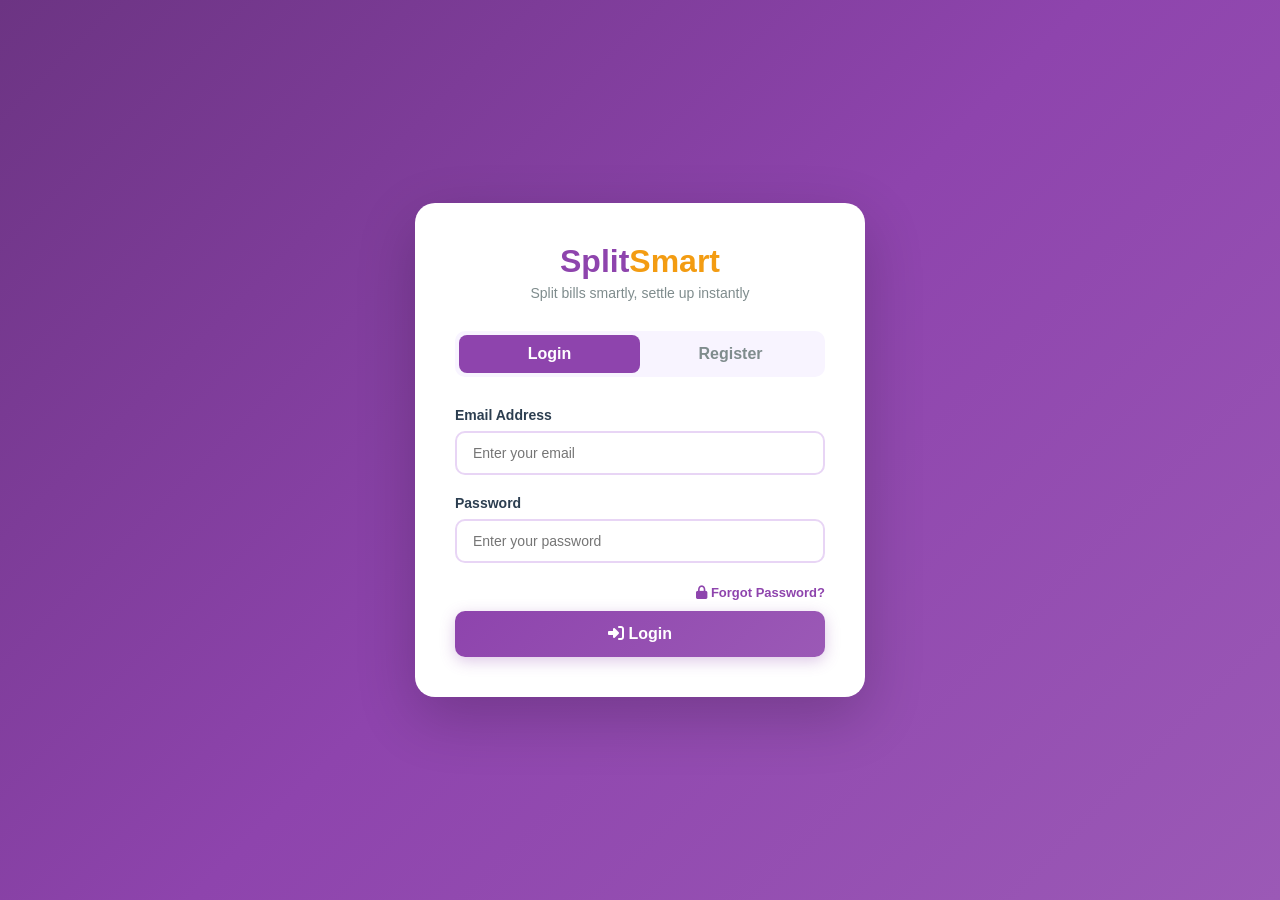
<file: frontend/index.html>
<!DOCTYPE html>
<html lang="en">

<head>
    <meta charset="UTF-8">
    <meta name="viewport" content="width=device-width, initial-scale=1.0">
    <title>SplitSmart — Split bills smartly</title>
    <link rel="stylesheet" href="css/style.css">
    <link rel="stylesheet" href="https://cdnjs.cloudflare.com/ajax/libs/font-awesome/6.4.0/css/all.min.css">
</head>

<body>

    <div class="auth-container">
        <div class="auth-box">

            <!-- Logo -->
            <div class="auth-logo">
                <h1>Split<span>Smart</span></h1>
                <p>Split bills smartly, settle up instantly</p>
            </div>

            <!-- Tabs -->
            <div class="auth-tabs">
                <div class="auth-tab active" id="loginTab" onclick="switchTab('login')">Login</div>
                <div class="auth-tab" id="registerTab" onclick="switchTab('register')">Register</div>
            </div>

            <!-- Login Form -->
            <div id="loginForm">
                <div class="form-group">
                    <label>Email Address</label>
                    <input type="email" id="loginEmail" placeholder="Enter your email">
                </div>
                <div class="form-group">
                    <label>Password</label>
                    <input type="password" id="loginPassword" placeholder="Enter your password">
                </div>
                <div style="text-align:right; margin-bottom:10px;">
                    <a href="forgot-password.html" style="font-size:13px; color:var(--primary); font-weight:600;">
                        <i class="fas fa-lock"></i> Forgot Password?
                    </a>
                </div>
                <p class="error-message" id="loginError"></p>
                <button class="btn-primary" onclick="login()">
                    <i class="fas fa-sign-in-alt"></i> Login
                </button>
            </div>

            <!-- Register Form -->
            <div id="registerForm" style="display:none;">
                <div class="form-row">
                    <div class="form-group">
                        <label>First Name</label>
                        <input type="text" id="firstName" placeholder="First name">
                    </div>
                    <div class="form-group">
                        <label>Last Name</label>
                        <input type="text" id="lastName" placeholder="Last name">
                    </div>
                </div>
                <div class="form-group">
                    <label>Username</label>
                    <input type="text" id="username" placeholder="Choose a username">
                </div>
                <div class="form-group">
                    <label>Email Address</label>
                    <input type="email" id="registerEmail" placeholder="Enter your email">
                </div>
                <div class="form-group">
                    <label>Password</label>
                    <input type="password" id="registerPassword" placeholder="Create a password">
                </div>
                <div class="form-row">
                    <div class="form-group">
                        <label>Phone (Optional)</label>
                        <input type="text" id="phone" placeholder="Phone number">
                    </div>
                    <div class="form-group">
                        <label>UPI ID (Optional)</label>
                        <input type="text" id="upiId" placeholder="yourname@upi">
                    </div>
                </div>
                <p class="error-message" id="registerError"></p>
                <p class="success-message" id="registerSuccess"></p>
                <button class="btn-primary" onclick="register()">
                    <i class="fas fa-user-plus"></i> Create Account
                </button>
            </div>

        </div>
    </div>

    <!-- Toast Notification -->
    <div class="toast" id="toast"></div>

    <script src="js/auth.js"></script>
</body>

</html>
</file>
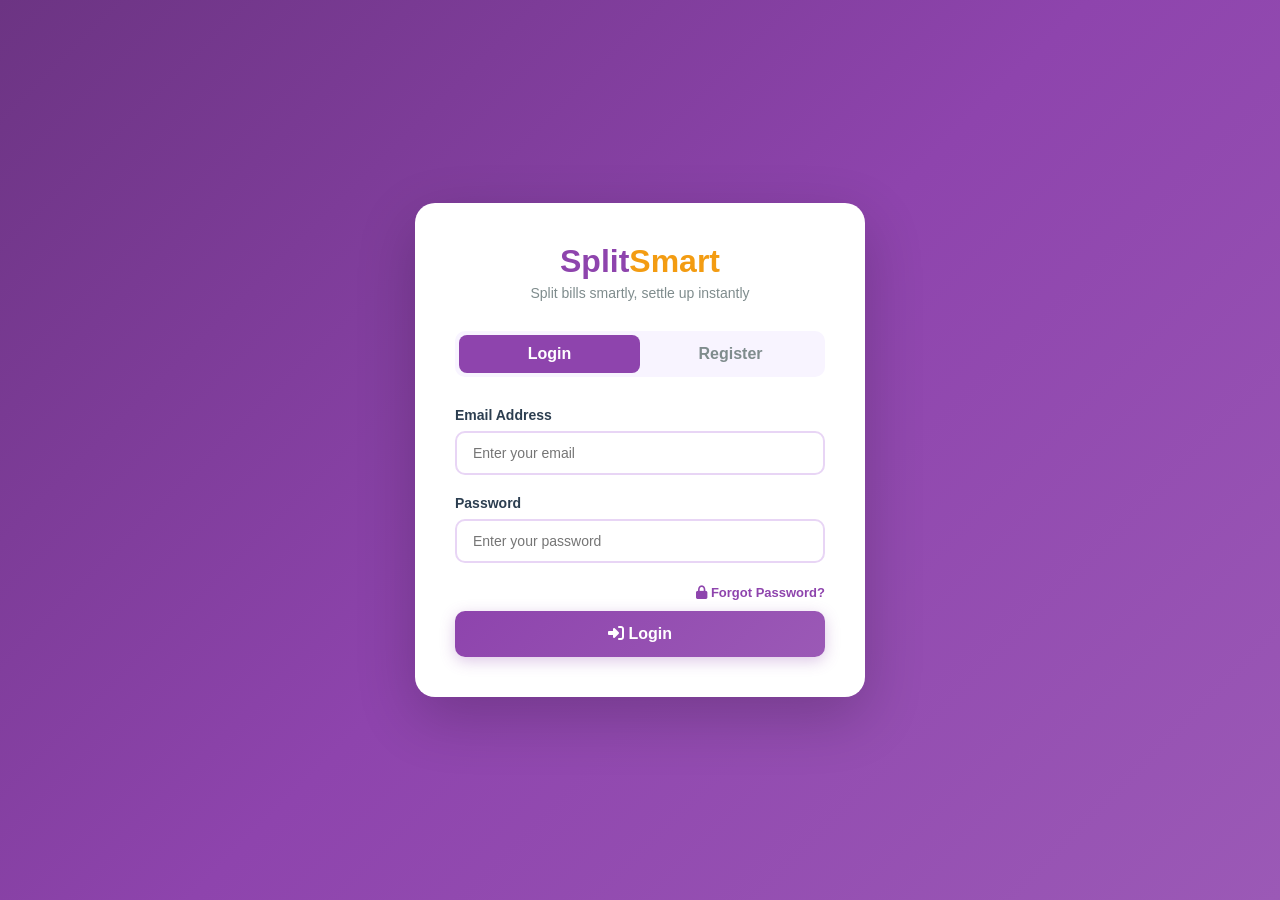
<file: frontend/dashboard.html>
<!DOCTYPE html>
<html lang="en">

<head>
    <meta charset="UTF-8">
    <meta name="viewport" content="width=device-width, initial-scale=1.0">
    <title>SplitSmart — Dashboard</title>
    <link rel="stylesheet" href="css/style.css">
    <link rel="stylesheet" href="css/dashboard.css">
    <link rel="stylesheet" href="css/chatbot.css">
    <script src="js/theme.js"></script>
    <link rel="stylesheet" href="https://cdnjs.cloudflare.com/ajax/libs/font-awesome/6.4.0/css/all.min.css">
</head>

<body>

    <!-- Page Loader -->
    <div class="page-loader" id="pageLoader">
        <i class="fas fa-spinner"></i>
        <h2>Split<span style="color:#F39C12">Smart</span></h2>
        <p>Loading your dashboard...</p>
    </div>

    <div class="app-container">

        <!-- Sidebar -->
        <aside class="sidebar">
            <div class="sidebar-logo">
                <h1>Split<span>Smart</span></h1>
                <p>Split bills smartly</p>
            </div>

            <ul class="sidebar-menu">
                <li><a href="dashboard.html" class="active">
                        <i class="fas fa-home"></i> Dashboard
                    </a></li>
                <li><a href="groups.html">
                        <i class="fas fa-users"></i> Groups
                    </a></li>
                <li><a href="expenses.html">
                        <i class="fas fa-receipt"></i> Expenses
                    </a></li>
                <li><a href="analytics.html">
                        <i class="fas fa-chart-bar"></i> Analytics
                    </a></li>
            </ul>

            <div class="sidebar-bottom">
                <div class="user-profile" onclick="toggleDropdown()">
                    <div class="user-avatar" id="userAvatar">U</div>
                    <div class="user-info">
                        <h4 id="userName">User</h4>
                        <p id="userEmail">email@example.com</p>
                    </div>
                    <i class="fas fa-chevron-up" id="dropdownArrow"
                        style="color:rgba(255,255,255,0.6); font-size:12px;"></i>
                </div>

                <!-- Dropdown Menu -->
                <div id="profileDropdown" style="display:none; background:rgba(255,255,255,0.1);
        border-radius:10px; margin-top:8px; overflow:hidden;">
                    <a href="profile.html" style="display:flex; align-items:center; gap:10px;
            padding:12px 15px; color:rgba(255,255,255,0.8); font-size:13px;
            transition:all 0.3s ease; text-decoration:none;"
                        onmouseover="this.style.background='rgba(255,255,255,0.1)'"
                        onmouseout="this.style.background='transparent'">
                        <i class="fas fa-user"></i> Your Profile
                    </a>
                    <a href="settings.html" style="display:flex; align-items:center; gap:10px;
            padding:12px 15px; color:rgba(255,255,255,0.8); font-size:13px;
            transition:all 0.3s ease; text-decoration:none;"
                        onmouseover="this.style.background='rgba(255,255,255,0.1)'"
                        onmouseout="this.style.background='transparent'">
                        <i class="fas fa-cog"></i> Settings
                    </a>
                    <div style="height:1px; background:rgba(255,255,255,0.1); margin:5px 0;"></div>
                    <a onclick="logout()" style="display:flex; align-items:center; gap:10px;
            padding:12px 15px; color:rgba(255, 100, 100, 0.9); font-size:13px;
            transition:all 0.3s ease; cursor:pointer;" onmouseover="this.style.background='rgba(255,255,255,0.1)'"
                        onmouseout="this.style.background='transparent'">
                        <i class="fas fa-sign-out-alt"></i> Logout
                    </a>
                </div>
            </div>
        </aside>

        <!-- Main Content -->
        <main class="main-content">

            <!-- Welcome Banner -->
            <div class="welcome-banner">
                <div class="welcome-left">
                    <div class="welcome-greeting" id="welcomeGreeting">Good Morning! ☀️</div>
                    <h2 id="welcomeName">Welcome back!</h2>
                    <p id="welcomeMsg">Here's your financial summary for today!</p>
                    <div class="welcome-tags">
                        <div class="welcome-tag">
                            <i class="fas fa-arrow-down"></i>
                            <span>You are owed <strong id="bannerOwed">₹0</strong></span>
                        </div>
                        <div class="welcome-tag">
                            <i class="fas fa-arrow-up"></i>
                            <span>You owe <strong id="bannerOwe">₹0</strong></span>
                        </div>
                    </div>
                </div>
                <div class="welcome-right">
                    <div class="welcome-date" id="welcomeDate"></div>
                    <div class="welcome-illustration">
                        <i class="fas fa-wallet"></i>
                    </div>
                </div>
            </div>

            <!-- Top Bar -->
            <div class="topbar">
                <div>
                    <h2>Dashboard</h2>
                    <p>Overview of your expenses and balances</p>
                </div>
                <div class="topbar-actions">
                    <button class="btn-add" onclick="openAddExpenseModal()">
                        <i class="fas fa-plus"></i> Add Expense
                    </button>
                </div>
            </div>


            <!-- Stats Cards -->
            <div class="stats-grid">
                <div class="stat-card">
                    <div class="stat-icon purple">
                        <i class="fas fa-wallet"></i>
                    </div>
                    <div class="stat-info">
                        <h3 id="totalExpenses">₹0</h3>
                        <p>Total Expenses</p>
                    </div>
                </div>
                <div class="stat-card">
                    <div class="stat-icon green">
                        <i class="fas fa-arrow-down"></i>
                    </div>
                    <div class="stat-info">
                        <h3 id="totalOwedToMe">₹0</h3>
                        <p>You are owed</p>
                    </div>
                </div>
                <div class="stat-card">
                    <div class="stat-icon red">
                        <i class="fas fa-arrow-up"></i>
                    </div>
                    <div class="stat-info">
                        <h3 id="totalIOwe">₹0</h3>
                        <p>You owe</p>
                    </div>
                </div>
                <div class="stat-card">
                    <div class="stat-icon orange">
                        <i class="fas fa-users"></i>
                    </div>
                    <div class="stat-info">
                        <h3 id="totalGroups">0</h3>
                        <p>Total Groups</p>
                    </div>
                </div>
            </div>

            <!-- Dashboard Grid -->
            <div class="dashboard-grid">

                <!-- Balances Card -->
                <div class="card">
                    <div class="card-header">
                        <h3><i class="fas fa-balance-scale"></i> Balances</h3>
                        <a href="expenses.html">View All</a>
                    </div>
                    <div id="balancesList">
                        <div class="empty-state">
                            <i class="fas fa-balance-scale"></i>
                            <p>No balances yet!</p>
                        </div>
                    </div>
                </div>

                <!-- Recent Expenses Card -->
                <div class="card">
                    <div class="card-header">
                        <h3><i class="fas fa-receipt"></i> Recent Expenses</h3>
                        <a href="expenses.html">View All</a>
                    </div>
                    <div id="recentExpenses">
                        <div class="empty-state">
                            <i class="fas fa-receipt"></i>
                            <p>No expenses yet!</p>
                        </div>
                    </div>
                </div>

            </div>

        </main>
    </div>

    <!-- Add Expense Modal -->
    <div class="modal-overlay" id="addExpenseModal">
        <div class="modal">
            <div class="modal-header">
                <h3><i class="fas fa-plus"></i> Add Expense</h3>
                <div class="modal-close" onclick="closeAddExpenseModal()">
                    <i class="fas fa-times"></i>
                </div>
            </div>

            <div class="form-group">
                <label>Title</label>
                <input type="text" id="expenseTitle" placeholder="e.g. Dinner at restaurant">
            </div>
            <div class="form-group">
                <label>Amount (₹)</label>
                <input type="number" id="expenseAmount" placeholder="Enter amount">
            </div>
            <div class="form-row">
                <div class="form-group">
                    <label>Category</label>
                    <select id="expenseCategory">
                        <option value="food">Food & Drinks</option>
                        <option value="transport">Transport</option>
                        <option value="accommodation">Accommodation</option>
                        <option value="entertainment">Entertainment</option>
                        <option value="shopping">Shopping</option>
                        <option value="utilities">Utilities</option>
                        <option value="medical">Medical</option>
                        <option value="other">Other</option>
                    </select>
                </div>
                <div class="form-group">
                    <label>Date</label>
                    <input type="date" id="expenseDate">
                </div>
            </div>
            <div class="form-group">
                <label>Group (Optional)</label>
                <select id="expenseGroup">
                    <option value="">No Group</option>
                </select>
            </div>
            <div class="form-group">
                <label>Split Type</label>
                <select id="splitType">
                    <option value="equal">Split Equally</option>
                    <option value="exact">Exact Amount</option>
                    <option value="percentage">Percentage</option>
                </select>
            </div>
            <p class="error-message" id="expenseError"></p>
            <button class="btn-primary" onclick="addExpense()">
                <i class="fas fa-plus"></i> Add Expense
            </button>
        </div>
    </div>

    <!-- Toast -->
    <div class="toast" id="toast"></div>

    <script src="js/dashboard.js"></script>
    <script src="js/chatbot.js"></script>
</body>

</html>
</file>
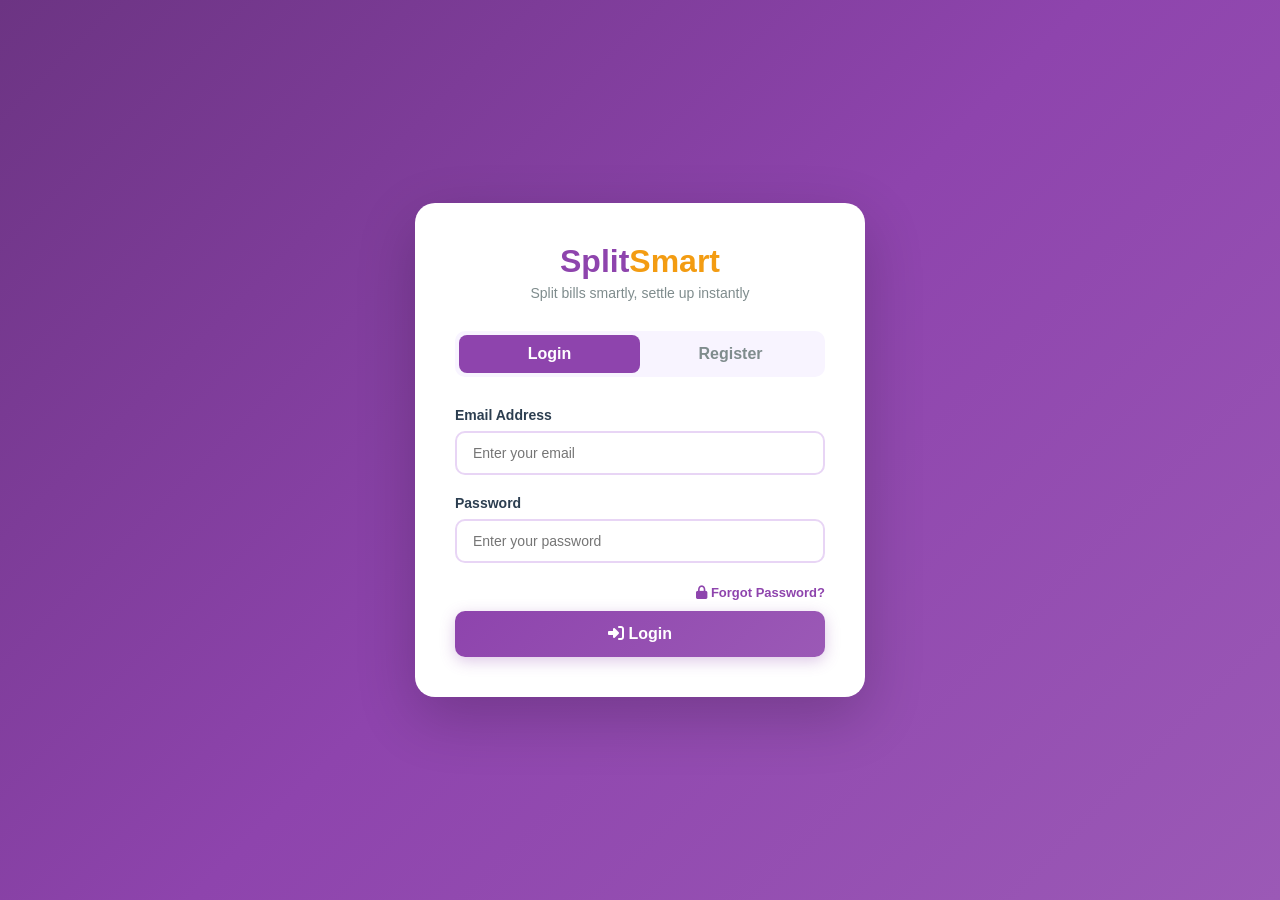
<file: frontend/expenses.html>
<!DOCTYPE html>
<html lang="en">

<head>
    <meta charset="UTF-8">
    <meta name="viewport" content="width=device-width, initial-scale=1.0">
    <title>SplitSmart — Expenses</title>
    <link rel="stylesheet" href="css/style.css">
    <link rel="stylesheet" href="css/dashboard.css">
    <link rel="stylesheet" href="css/chatbot.css">
    <script src="js/theme.js"></script>
    <link rel="stylesheet" href="https://cdnjs.cloudflare.com/ajax/libs/font-awesome/6.4.0/css/all.min.css">
</head>

<body>

    <!-- Page Loader -->
    <div class="page-loader" id="pageLoader">
        <i class="fas fa-spinner"></i>
        <h2>Split<span style="color:#F39C12">Smart</span></h2>
        <p>Loading your expenses...</p>
    </div>

    <div class="app-container">

        <!-- Sidebar -->
        <aside class="sidebar">
            <div class="sidebar-logo">
                <h1>Split<span>Smart</span></h1>
                <p>Split bills smartly</p>
            </div>
            <ul class="sidebar-menu">
                <li><a href="dashboard.html">
                        <i class="fas fa-home"></i> Dashboard
                    </a></li>
                <li><a href="groups.html">
                        <i class="fas fa-users"></i> Groups
                    </a></li>
                <li><a href="expenses.html" class="active">
                        <i class="fas fa-receipt"></i> Expenses
                    </a></li>
                <li><a href="analytics.html">
                        <i class="fas fa-chart-bar"></i> Analytics
                    </a></li>
            </ul>
            <div class="sidebar-bottom">
                <div class="user-profile" onclick="toggleDropdown()">
                    <div class="user-avatar" id="userAvatar">U</div>
                    <div class="user-info">
                        <h4 id="userName">User</h4>
                        <p id="userEmail">email@example.com</p>
                    </div>
                    <i class="fas fa-chevron-up" id="dropdownArrow"
                        style="color:rgba(255,255,255,0.6); font-size:12px;"></i>
                </div>

                <!-- Dropdown Menu -->
                <div id="profileDropdown" style="display:none; background:rgba(255,255,255,0.1);
        border-radius:10px; margin-top:8px; overflow:hidden;">
                    <a href="profile.html" style="display:flex; align-items:center; gap:10px;
            padding:12px 15px; color:rgba(255,255,255,0.8); font-size:13px;
            transition:all 0.3s ease; text-decoration:none;"
                        onmouseover="this.style.background='rgba(255,255,255,0.1)'"
                        onmouseout="this.style.background='transparent'">
                        <i class="fas fa-user"></i> Your Profile
                    </a>
                    <a href="settings.html" style="display:flex; align-items:center; gap:10px;
            padding:12px 15px; color:rgba(255,255,255,0.8); font-size:13px;
            transition:all 0.3s ease; text-decoration:none;"
                        onmouseover="this.style.background='rgba(255,255,255,0.1)'"
                        onmouseout="this.style.background='transparent'">
                        <i class="fas fa-cog"></i> Settings
                    </a>
                    <div style="height:1px; background:rgba(255,255,255,0.1); margin:5px 0;"></div>
                    <a onclick="logout()" style="display:flex; align-items:center; gap:10px;
            padding:12px 15px; color:rgba(255, 100, 100, 0.9); font-size:13px;
            transition:all 0.3s ease; cursor:pointer;" onmouseover="this.style.background='rgba(255,255,255,0.1)'"
                        onmouseout="this.style.background='transparent'">
                        <i class="fas fa-sign-out-alt"></i> Logout
                    </a>
                </div>
            </div>
        </aside>

        <!-- Main Content -->
        <main class="main-content">

            <!-- Top Bar -->
            <div class="topbar">
                <div>
                    <h2>Expenses</h2>
                    <p>Track and manage all your expenses</p>
                </div>
                <div class="topbar-actions">
                    <button class="btn-add" onclick="openAddExpenseModal()">
                        <i class="fas fa-plus"></i> Add Expense
                    </button>
                    <button class="btn-add" onclick="openScannerModal()"
                        style="background: linear-gradient(135deg, #F39C12, #E67E22);">
                        <i class="fas fa-camera"></i> Scan Receipt
                    </button>
                </div>
            </div>

            <!-- Debt Simplification Section -->
            <div class="card" style="margin-bottom:20px;">
                <div class="card-header">
                    <h3><i class="fas fa-magic"></i> Simplified Debts</h3>
                    <button class="btn-secondary" onclick="loadSimplifiedDebts()">
                        <i class="fas fa-sync"></i> Simplify
                    </button>
                </div>
                <div id="simplifiedDebts">
                    <div class="empty-state">
                        <i class="fas fa-magic"></i>
                        <p>Click Simplify to minimize transactions!</p>
                    </div>
                </div>
            </div>

            <!-- Balances Section -->
            <div class="card" style="margin-bottom:20px;">
                <div class="card-header">
                    <h3><i class="fas fa-balance-scale"></i> Balances</h3>
                </div>
                <div id="balancesList">
                    <div class="empty-state">
                        <i class="fas fa-balance-scale"></i>
                        <p>No balances yet!</p>
                    </div>
                </div>
            </div>

            <!-- Expenses List -->
            <div class="card">
                <div class="card-header">
                    <h3><i class="fas fa-receipt"></i> All Expenses</h3>
                </div>
                <div id="expensesList">
                    <div class="empty-state">
                        <i class="fas fa-receipt"></i>
                        <p>No expenses yet!</p>
                    </div>
                </div>
            </div>

        </main>
    </div>

    <!-- Add Expense Modal -->
    <div class="modal-overlay" id="addExpenseModal">
        <div class="modal">
            <div class="modal-header">
                <h3><i class="fas fa-plus"></i> Add Expense</h3>
                <div class="modal-close" onclick="closeAddExpenseModal()">
                    <i class="fas fa-times"></i>
                </div>
            </div>
            <div class="form-group">
                <label>Title</label>
                <input type="text" id="expenseTitle" placeholder="e.g. Dinner at restaurant">
            </div>
            <div class="form-group">
                <label>Amount (₹)</label>
                <input type="number" id="expenseAmount" placeholder="Enter amount">
            </div>
            <div class="form-row">
                <div class="form-group">
                    <label>Category</label>
                    <select id="expenseCategory">
                        <option value="food">Food & Drinks</option>
                        <option value="transport">Transport</option>
                        <option value="accommodation">Accommodation</option>
                        <option value="entertainment">Entertainment</option>
                        <option value="shopping">Shopping</option>
                        <option value="utilities">Utilities</option>
                        <option value="medical">Medical</option>
                        <option value="other">Other</option>
                    </select>
                </div>
                <div class="form-group">
                    <label>Date</label>
                    <input type="date" id="expenseDate">
                </div>
            </div>
            <div class="form-group">
                <label>Group (Optional)</label>
                <select id="expenseGroup" onchange="loadGroupMembers()">
                    <option value="">No Group</option>
                </select>
            </div>

            <div class="form-group" id="membersSection" style="display:none;">
                <label>Split With</label>
                <div id="membersList" style="background:var(--background);
        border-radius:10px; padding:12px;">
                </div>
            </div>
            <div class="form-group">
                <label>Split Type</label>
                <select id="splitType">
                    <option value="equal">Split Equally</option>
                    <option value="exact">Exact Amount</option>
                    <option value="percentage">Percentage</option>
                </select>
            </div>
            <p class="error-message" id="expenseError"></p>
            <button class="btn-primary" onclick="addExpense()">
                <i class="fas fa-plus"></i> Add Expense
            </button>
        </div>
    </div>

    <!-- Settle Up Modal -->
    <div class="modal-overlay" id="settleModal">
        <div class="modal">
            <div class="modal-header">
                <h3><i class="fas fa-handshake"></i> Settle Up</h3>
                <div class="modal-close" onclick="closeSettleModal()">
                    <i class="fas fa-times"></i>
                </div>
            </div>
            <div class="form-group">
                <label>Settling with</label>
                <input type="text" id="settleUserName" readonly>
            </div>
            <div class="form-group">
                <label>Amount (₹)</label>
                <input type="number" id="settleAmount" placeholder="Enter amount">
            </div>
            <div class="form-group">
                <label>UPI Transaction ID (Optional)</label>
                <input type="text" id="settleUpiId" placeholder="Enter UPI transaction ID">
            </div>
            <div class="form-group">
                <label>Note (Optional)</label>
                <input type="text" id="settleNote" placeholder="Add a note">
            </div>
            <p class="error-message" id="settleError"></p>
            <button class="btn-primary" onclick="settleUp()">
                <i class="fas fa-handshake"></i> Settle Up
            </button>
        </div>
    </div>

    <!-- UPI Payment Modal -->
    <div class="modal-overlay" id="upiModal">
        <div class="modal">
            <div class="modal-header">
                <h3><i class="fas fa-mobile-alt"></i> UPI Payment</h3>
                <div class="modal-close" onclick="closeUpiModal()">
                    <i class="fas fa-times"></i>
                </div>
            </div>

            <div id="upiContent" style="text-align:center;">
                <div style="background:var(--background); border-radius:15px; padding:25px; margin-bottom:20px;">
                    <i class="fas fa-mobile-alt" style="font-size:40px; color:var(--primary); margin-bottom:15px;"></i>
                    <h4 id="upiUserName"
                        style="font-size:18px; font-weight:700; color:var(--text-dark); margin-bottom:8px;"></h4>
                    <p id="upiId" style="font-size:14px; color:var(--text-gray); margin-bottom:8px;"></p>
                    <h3 id="upiAmount" style="font-size:24px; font-weight:700; color:var(--primary);"></h3>
                </div>

                <a id="upiLink" href="" target="_blank" class="btn-primary"
                    style="display:block; text-align:center; margin-bottom:15px;">
                    <i class="fas fa-mobile-alt"></i> Open UPI App
                </a>

                <p style="font-size:12px; color:var(--text-gray);">
                    <i class="fas fa-info-circle"></i>
                    Click above to open your UPI app and pay directly!
                </p>

                <div style="margin-top:20px;">
                    <input type="text" id="upiTransactionId" placeholder="Enter UPI Transaction ID after payment" style="width:100%; padding:12px 16px; border:2px solid var(--border);
                    border-radius:10px; font-size:14px; margin-bottom:10px;">
                    <button class="btn-primary" onclick="confirmUpiPayment()">
                        <i class="fas fa-check"></i> Confirm Payment
                    </button>
                </div>
            </div>
        </div>
    </div>

    <!-- Scanner Modal -->
    <div class="modal-overlay" id="scannerModal">
        <div class="modal">
            <div class="modal-header">
                <h3><i class="fas fa-camera"></i> AI Receipt Scanner</h3>
                <div class="modal-close" onclick="closeScannerModal()">
                    <i class="fas fa-times"></i>
                </div>
            </div>

            <!-- Upload Area -->
            <div id="uploadArea" style="border: 2px dashed var(--border);
            border-radius: 15px; padding: 40px; text-align: center;
            cursor: pointer; transition: all 0.3s ease;" onclick="document.getElementById('receiptInput').click()"
                ondragover="handleDragOver(event)" ondrop="handleDrop(event)">
                <i class="fas fa-cloud-upload-alt"
                    style="font-size:40px; color:var(--primary); margin-bottom:15px;"></i>
                <h4 style="color:var(--text-dark); margin-bottom:8px;">Upload Receipt Image</h4>
                <p style="color:var(--text-gray); font-size:13px;">Click to upload or drag and drop</p>
                <p style="color:var(--text-gray); font-size:12px; margin-top:5px;">Supports: JPG, PNG, JPEG</p>
            </div>

            <!-- Hidden file input -->
            <input type="file" id="receiptInput" accept="image/*" style="display:none;"
                onchange="handleFileSelect(event)">

            <!-- Preview -->
            <div id="previewArea" style="display:none; margin-top:15px; text-align:center;">
                <img id="receiptPreview" style="max-width:100%; max-height:200px;
                border-radius:10px; margin-bottom:15px;">
                <br>
                <button class="btn-primary" onclick="scanReceipt()" id="scanBtn">
                    <i class="fas fa-magic"></i> Scan with AI
                </button>
            </div>

            <!-- Scanning loader -->
            <div id="scanningLoader" style="display:none; text-align:center; padding:20px;">
                <i class="fas fa-spinner fa-spin" style="font-size:30px; color:var(--primary);"></i>
                <p style="margin-top:10px; color:var(--text-gray);">AI is reading your receipt...</p>
            </div>

            <!-- Scanned Result -->
            <div id="scannedResult" style="display:none; margin-top:15px;">
                <h4 style="margin-bottom:15px; color:var(--text-dark);">
                    <i class="fas fa-check-circle" style="color:var(--success);"></i>
                    Receipt Scanned Successfully!
                </h4>
                <div class="form-group">
                    <label>Title</label>
                    <input type="text" id="scannedTitle">
                </div>
                <div class="form-group">
                    <label>Amount (₹)</label>
                    <input type="number" id="scannedAmount">
                </div>
                <div class="form-group">
                    <label>Category</label>
                    <select id="scannedCategory">
                        <option value="food">Food & Drinks</option>
                        <option value="transport">Transport</option>
                        <option value="accommodation">Accommodation</option>
                        <option value="entertainment">Entertainment</option>
                        <option value="shopping">Shopping</option>
                        <option value="utilities">Utilities</option>
                        <option value="medical">Medical</option>
                        <option value="other">Other</option>
                    </select>
                </div>
                <div class="form-group">
                    <label>Date</label>
                    <input type="date" id="scannedDate">
                </div>
                <div id="scannedItems" style="margin-bottom:15px;"></div>
                <button class="btn-primary" onclick="addScannedExpense()">
                    <i class="fas fa-plus"></i> Add This Expense
                </button>
            </div>

            <p class="error-message" id="scannerError"></p>
        </div>
    </div>

    <!-- Toast -->
    <div class="toast" id="toast"></div>

    <script src="js/expenses.js"></script>
    <script src="js/chatbot.js"></script>
</body>

</html>
</file>
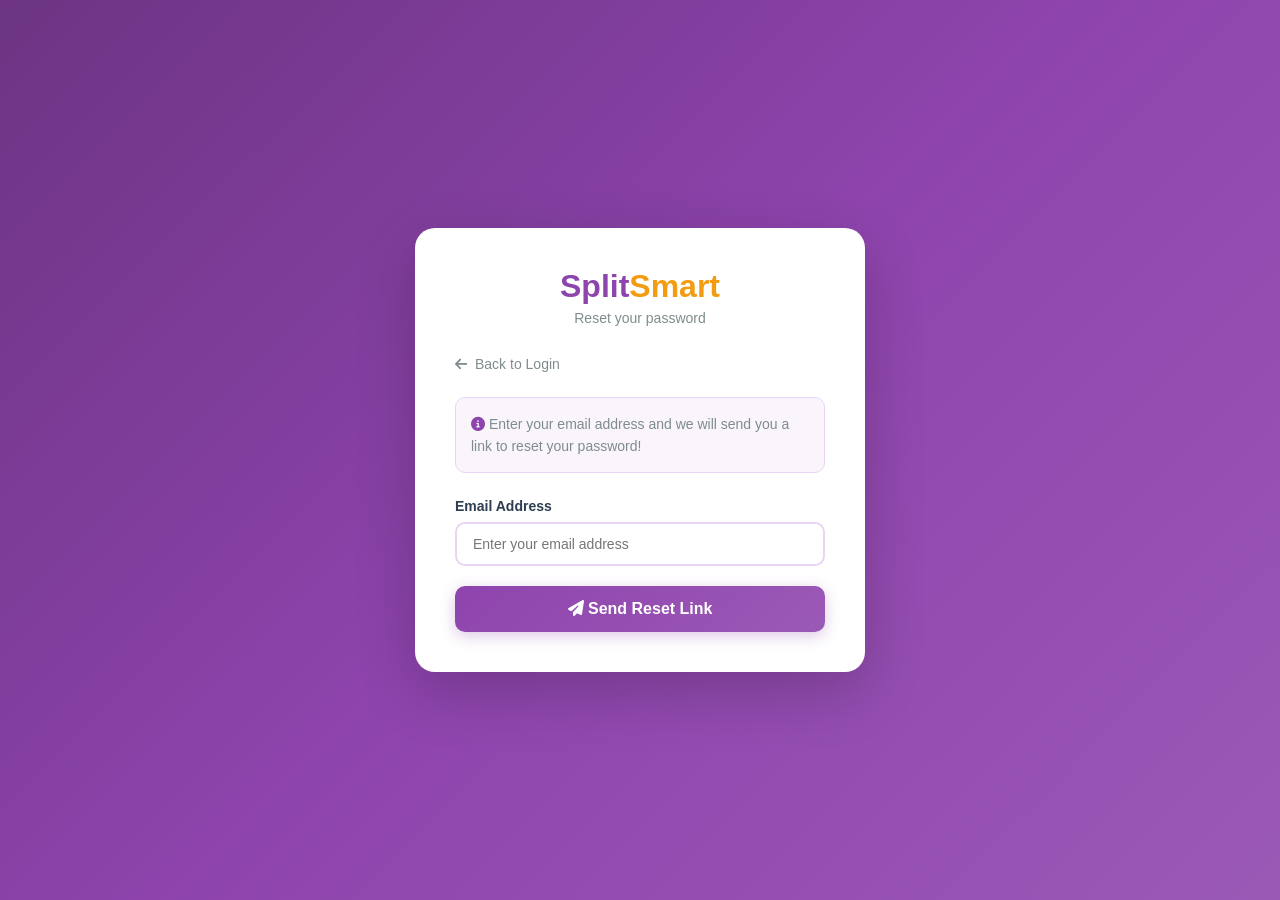
<file: frontend/forgot-password.html>
<!DOCTYPE html>
<html lang="en">
<head>
    <meta charset="UTF-8">
    <meta name="viewport" content="width=device-width, initial-scale=1.0">
    <title>SplitSmart — Forgot Password</title>
    <link rel="stylesheet" href="css/style.css">
    <link rel="stylesheet" href="https://cdnjs.cloudflare.com/ajax/libs/font-awesome/6.4.0/css/all.min.css">
    <script src="js/theme.js"></script>
</head>
<body>

<div class="auth-container">
    <div class="auth-box">

        <!-- Logo -->
        <div class="auth-logo">
            <h1>Split<span>Smart</span></h1>
            <p>Reset your password</p>
        </div>

        <!-- Back button -->
        <a href="index.html" style="display:flex; align-items:center; gap:8px;
            color:var(--text-gray); font-size:14px; margin-bottom:25px;">
            <i class="fas fa-arrow-left"></i> Back to Login
        </a>

        <!-- Info text -->
        <div style="background:rgba(142,68,173,0.05); border:1px solid var(--border);
            border-radius:10px; padding:15px; margin-bottom:25px;">
            <p style="font-size:14px; color:var(--text-gray); line-height:1.6;">
                <i class="fas fa-info-circle" style="color:var(--primary);"></i>
                Enter your email address and we will send you a link to reset your password!
            </p>
        </div>

        <!-- Form -->
        <div class="form-group">
            <label>Email Address</label>
            <input type="email" id="forgotEmail" placeholder="Enter your email address">
        </div>

        <p class="error-message" id="forgotError"></p>
        <p class="success-message" id="forgotSuccess"></p>

        <button class="btn-primary" onclick="forgotPassword()">
            <i class="fas fa-paper-plane"></i> Send Reset Link
        </button>

    </div>
</div>

<!-- Toast -->
<div class="toast" id="toast"></div>

<script>
    const API_URL = 'http://127.0.0.1:8000/api';

    async function forgotPassword() {
        const email = document.getElementById('forgotEmail').value;
        const errorEl = document.getElementById('forgotError');
        const successEl = document.getElementById('forgotSuccess');

        if (!email) {
            errorEl.textContent = 'Please enter your email address!';
            errorEl.style.display = 'block';
            return;
        }

        try {
            const response = await fetch(`${API_URL}/users/forgot-password/`, {
                method: 'POST',
                headers: { 'Content-Type': 'application/json' },
                body: JSON.stringify({ email })
            });

            const data = await response.json();

            if (response.ok) {
                successEl.textContent = data.message;
                successEl.style.display = 'block';
                errorEl.style.display = 'none';
                document.getElementById('forgotEmail').value = '';
            } else {
                errorEl.textContent = data.error || 'Something went wrong!';
                errorEl.style.display = 'block';
            }
        } catch (error) {
            errorEl.textContent = 'Server error! Please try again.';
            errorEl.style.display = 'block';
        }
    }
</script>

</body>
</html>
</file>
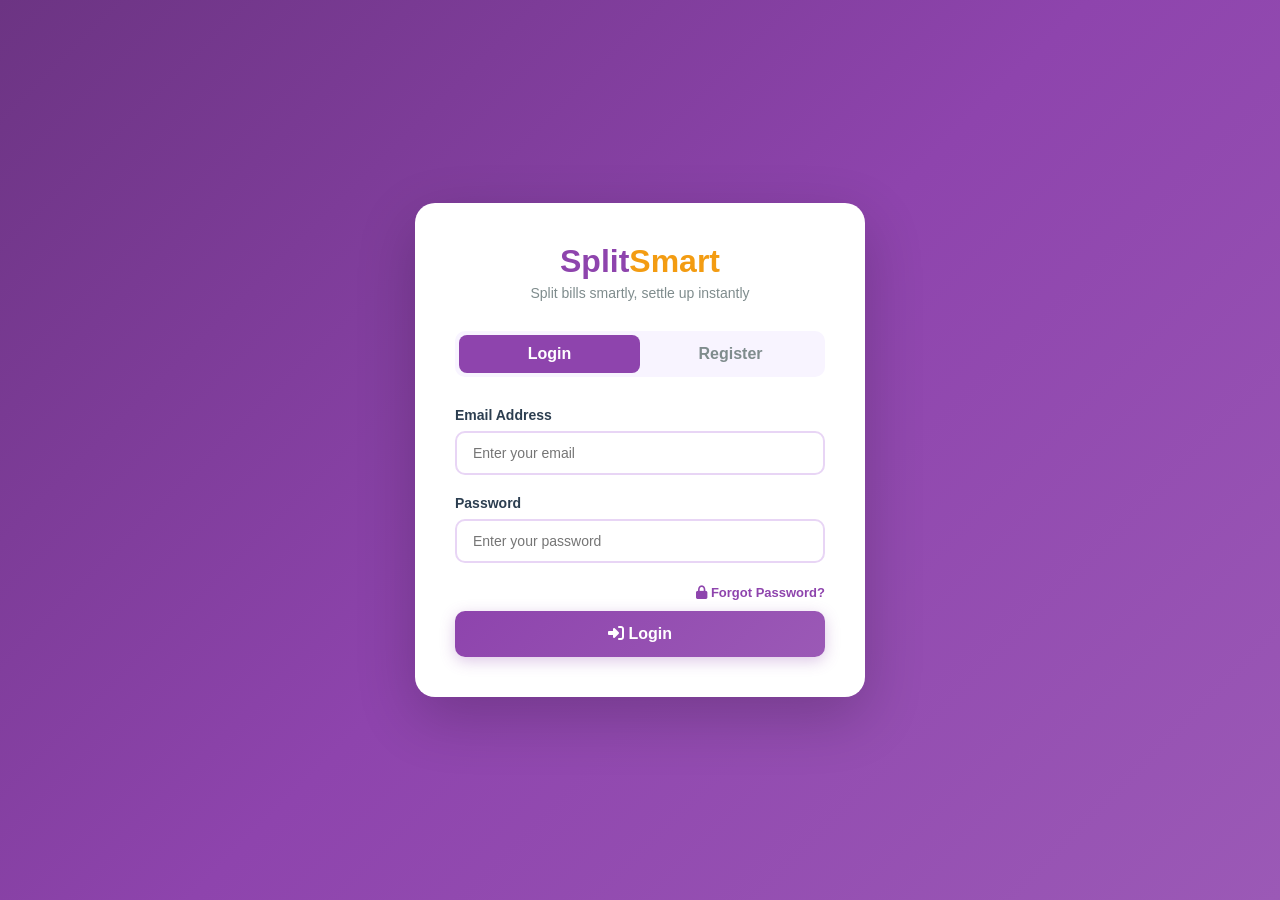
<file: frontend/groups.html>
<!DOCTYPE html>
<html lang="en">

<head>
    <meta charset="UTF-8">
    <meta name="viewport" content="width=device-width, initial-scale=1.0">
    <title>SplitSmart — Groups</title>
    <link rel="stylesheet" href="css/style.css">
    <link rel="stylesheet" href="css/dashboard.css">
    <link rel="stylesheet" href="css/groups.css">
    <link rel="stylesheet" href="css/chatbot.css">
    <link rel="stylesheet" href="https://cdnjs.cloudflare.com/ajax/libs/font-awesome/6.4.0/css/all.min.css">
    <script src="js/theme.js"></script>
</head>

<body>

    <!-- Page Loader -->
    <div class="page-loader" id="pageLoader">
        <i class="fas fa-spinner"></i>
        <h2>Split<span style="color:#F39C12">Smart</span></h2>
        <p>Loading your groups...</p>
    </div>

    <div class="app-container">

        <!-- Sidebar -->
        <aside class="sidebar">
            <div class="sidebar-logo">
                <h1>Split<span>Smart</span></h1>
                <p>Split bills smartly</p>
            </div>
            <ul class="sidebar-menu">
                <li><a href="dashboard.html">
                        <i class="fas fa-home"></i> Dashboard
                    </a></li>
                <li><a href="groups.html" class="active">
                        <i class="fas fa-users"></i> Groups
                    </a></li>
                <li><a href="expenses.html">
                        <i class="fas fa-receipt"></i> Expenses
                    </a></li>
                <li><a href="analytics.html">
                        <i class="fas fa-chart-bar"></i> Analytics
                    </a></li>
            </ul>
            <div class="sidebar-bottom">
                <div class="user-profile" onclick="toggleDropdown()">
                    <div class="user-avatar" id="userAvatar">U</div>
                    <div class="user-info">
                        <h4 id="userName">User</h4>
                        <p id="userEmail">email@example.com</p>
                    </div>
                    <i class="fas fa-chevron-up" id="dropdownArrow"
                        style="color:rgba(255,255,255,0.6); font-size:12px;"></i>
                </div>
                <div id="profileDropdown" style="display:none; background:rgba(255,255,255,0.1);
                border-radius:10px; margin-top:8px; overflow:hidden;">
                    <a href="profile.html" style="display:flex; align-items:center; gap:10px;
                    padding:12px 15px; color:rgba(255,255,255,0.8); font-size:13px;
                    transition:all 0.3s ease; text-decoration:none;"
                        onmouseover="this.style.background='rgba(255,255,255,0.1)'"
                        onmouseout="this.style.background='transparent'">
                        <i class="fas fa-user"></i> Your Profile
                    </a>
                    <a href="settings.html" style="display:flex; align-items:center; gap:10px;
                    padding:12px 15px; color:rgba(255,255,255,0.8); font-size:13px;
                    transition:all 0.3s ease; text-decoration:none;"
                        onmouseover="this.style.background='rgba(255,255,255,0.1)'"
                        onmouseout="this.style.background='transparent'">
                        <i class="fas fa-cog"></i> Settings
                    </a>
                    <div style="height:1px; background:rgba(255,255,255,0.1); margin:5px 0;"></div>
                    <a onclick="logout()" style="display:flex; align-items:center; gap:10px;
                    padding:12px 15px; color:rgba(255, 100, 100, 0.9); font-size:13px;
                    transition:all 0.3s ease; cursor:pointer;"
                        onmouseover="this.style.background='rgba(255,255,255,0.1)'"
                        onmouseout="this.style.background='transparent'">
                        <i class="fas fa-sign-out-alt"></i> Logout
                    </a>
                </div>
            </div>
        </aside>

        <!-- Main Content -->
        <main class="main-content">

            <!-- Page Header -->
            <div class="page-header">
                <div class="page-header-left">
                    <h2>My Groups</h2>
                    <p>Manage and track your expense groups</p>
                </div>
                <button class="btn-add" onclick="openCreateGroupModal()">
                    <i class="fas fa-plus"></i> Create Group
                </button>
            </div>

            <!-- Groups Stats Bar -->
            <div class="groups-stats-bar">
                <div class="groups-stat">
                    <i class="fas fa-users"></i>
                    <div>
                        <h4 id="totalGroupsCount">0</h4>
                        <p>Total Groups</p>
                    </div>
                </div>
                <div class="groups-stat">
                    <i class="fas fa-user-friends"></i>
                    <div>
                        <h4 id="totalMembersCount">0</h4>
                        <p>Total Members</p>
                    </div>
                </div>
                <div class="groups-stat">
                    <i class="fas fa-receipt"></i>
                    <div>
                        <h4 id="totalGroupExpenses">₹0</h4>
                        <p>Group Expenses</p>
                    </div>
                </div>
            </div>

            <!-- Groups Grid -->
            <div id="groupsGrid" class="groups-grid"></div>

            <!-- Animated Background -->
            <div class="animated-bg">
                <div class="bubble bubble-1"></div>
                <div class="bubble bubble-2"></div>
                <div class="bubble bubble-3"></div>
                <div class="bubble bubble-4"></div>
            </div>

        </main>
    </div>

    <!-- Create Group Modal -->
    <div class="modal-overlay" id="createGroupModal">
        <div class="modal">
            <div class="modal-header">
                <h3><i class="fas fa-users"></i> Create Group</h3>
                <div class="modal-close" onclick="closeCreateGroupModal()">
                    <i class="fas fa-times"></i>
                </div>
            </div>
            <div class="form-group">
                <label>Group Name</label>
                <input type="text" id="groupName" placeholder="e.g. Goa Trip 2024">
            </div>
            <div class="form-group">
                <label>Description (Optional)</label>
                <input type="text" id="groupDescription" placeholder="e.g. Trip expenses">
            </div>
            <div class="form-group">
                <label>Group Type</label>
                <select id="groupType">
                    <option value="trip">✈️ Trip</option>
                    <option value="home">🏠 Home</option>
                    <option value="office">💼 Office</option>
                    <option value="friends">👫 Friends</option>
                    <option value="other">📦 Other</option>
                </select>
            </div>
            <p class="error-message" id="groupError"></p>
            <button class="btn-primary" onclick="createGroup()">
                <i class="fas fa-plus"></i> Create Group
            </button>
        </div>
    </div>

    <!-- Add Member Modal -->
    <div class="modal-overlay" id="addMemberModal">
        <div class="modal">
            <div class="modal-header">
                <h3><i class="fas fa-user-plus"></i> Add Member</h3>
                <div class="modal-close" onclick="closeAddMemberModal()">
                    <i class="fas fa-times"></i>
                </div>
            </div>
            <div class="form-group">
                <label>Member Email</label>
                <input type="email" id="memberEmail" placeholder="Enter member's email">
            </div>
            <p class="error-message" id="memberError"></p>
            <p class="success-message" id="memberSuccess"></p>
            <button class="btn-primary" onclick="addMember()">
                <i class="fas fa-user-plus"></i> Add Member
            </button>
        </div>
    </div>

    <!-- Toast -->
    <div class="toast" id="toast"></div>

    <script src="js/groups.js"></script>
    <script src="js/chatbot.js"></script>
</body>

</html>
</file>
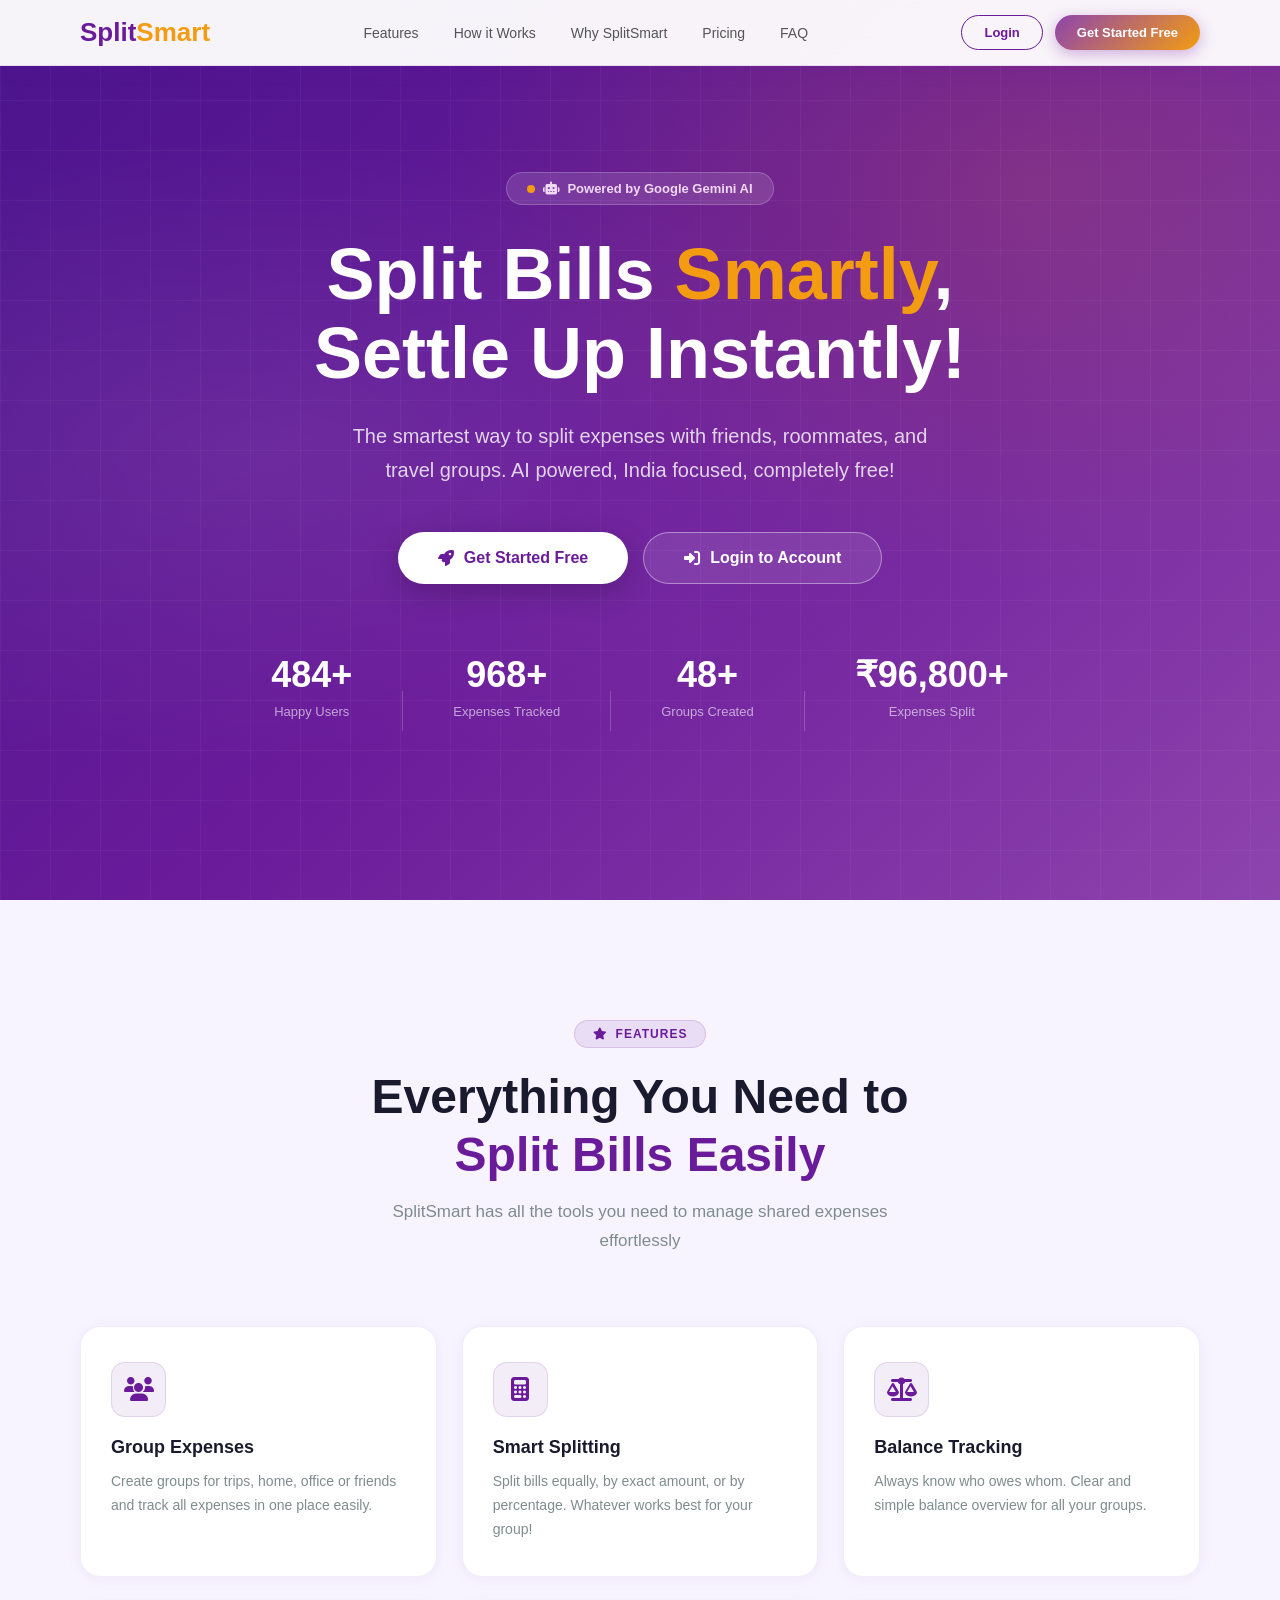
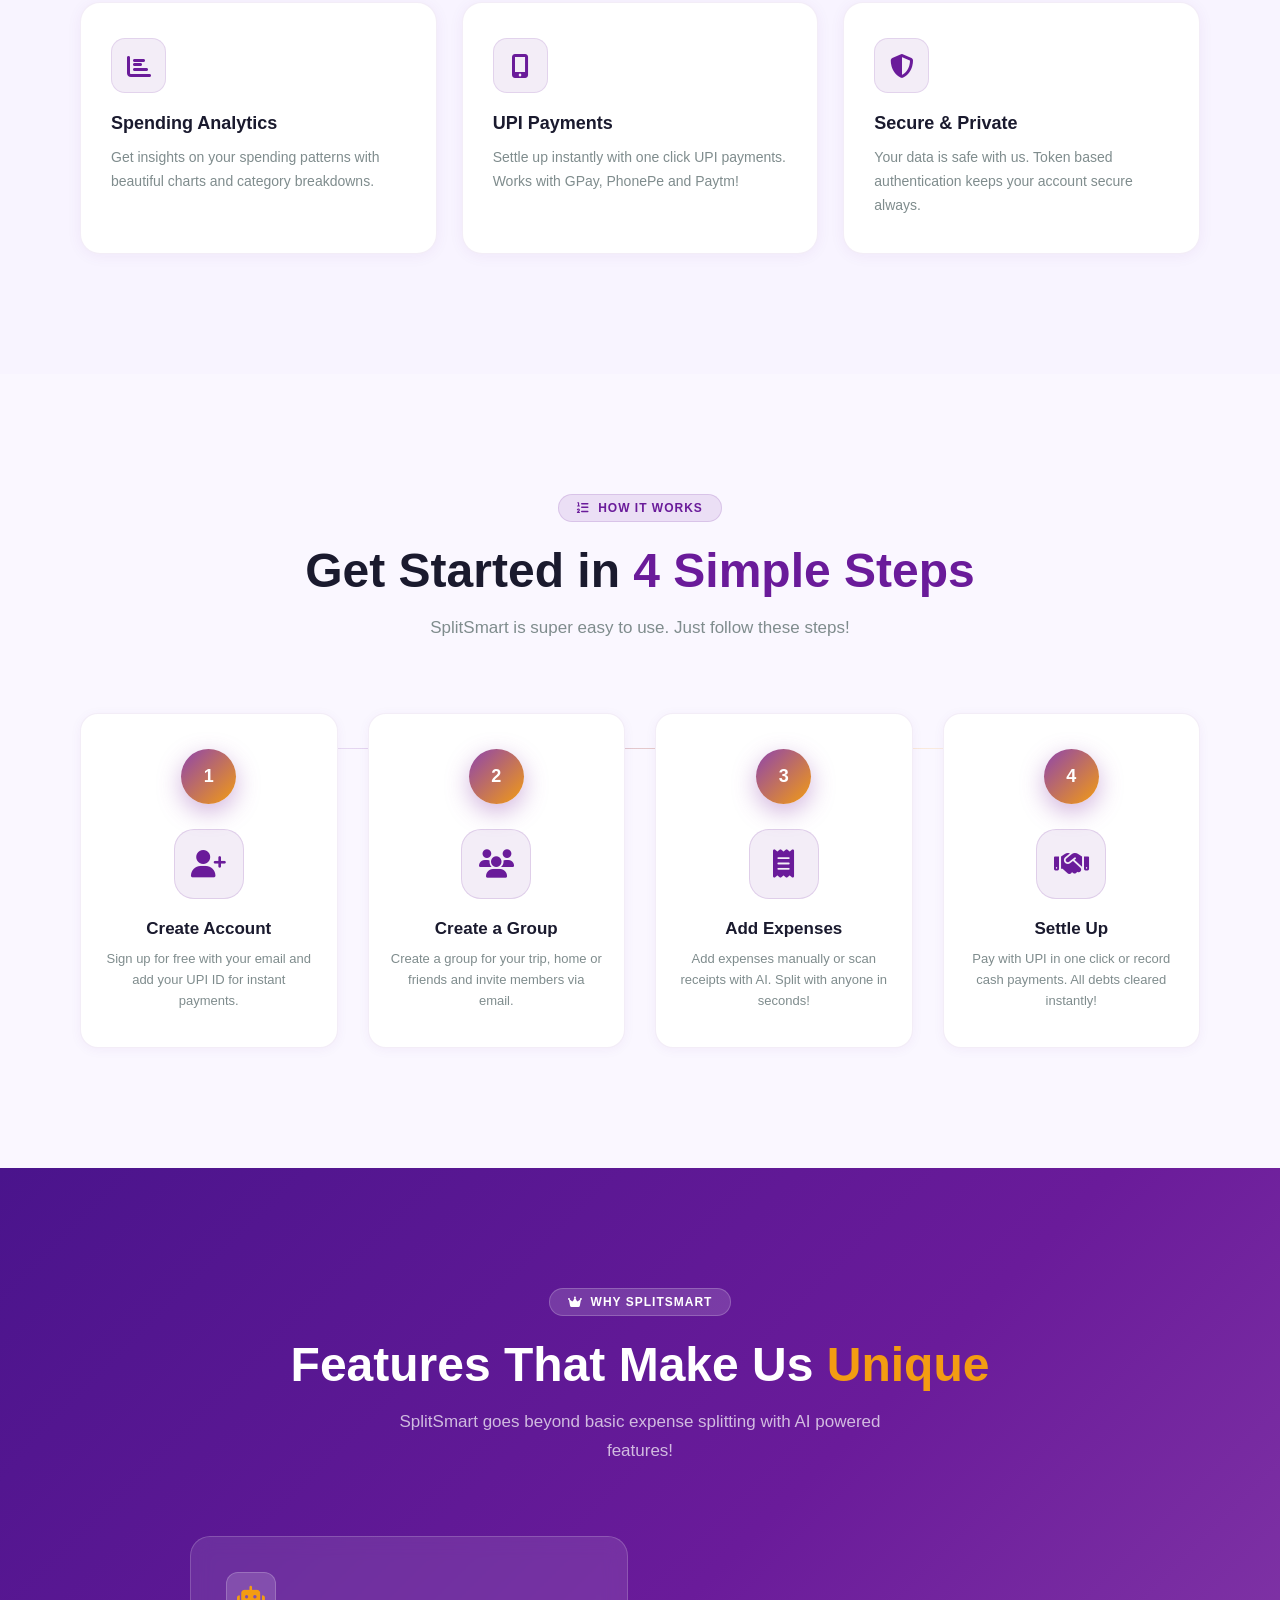
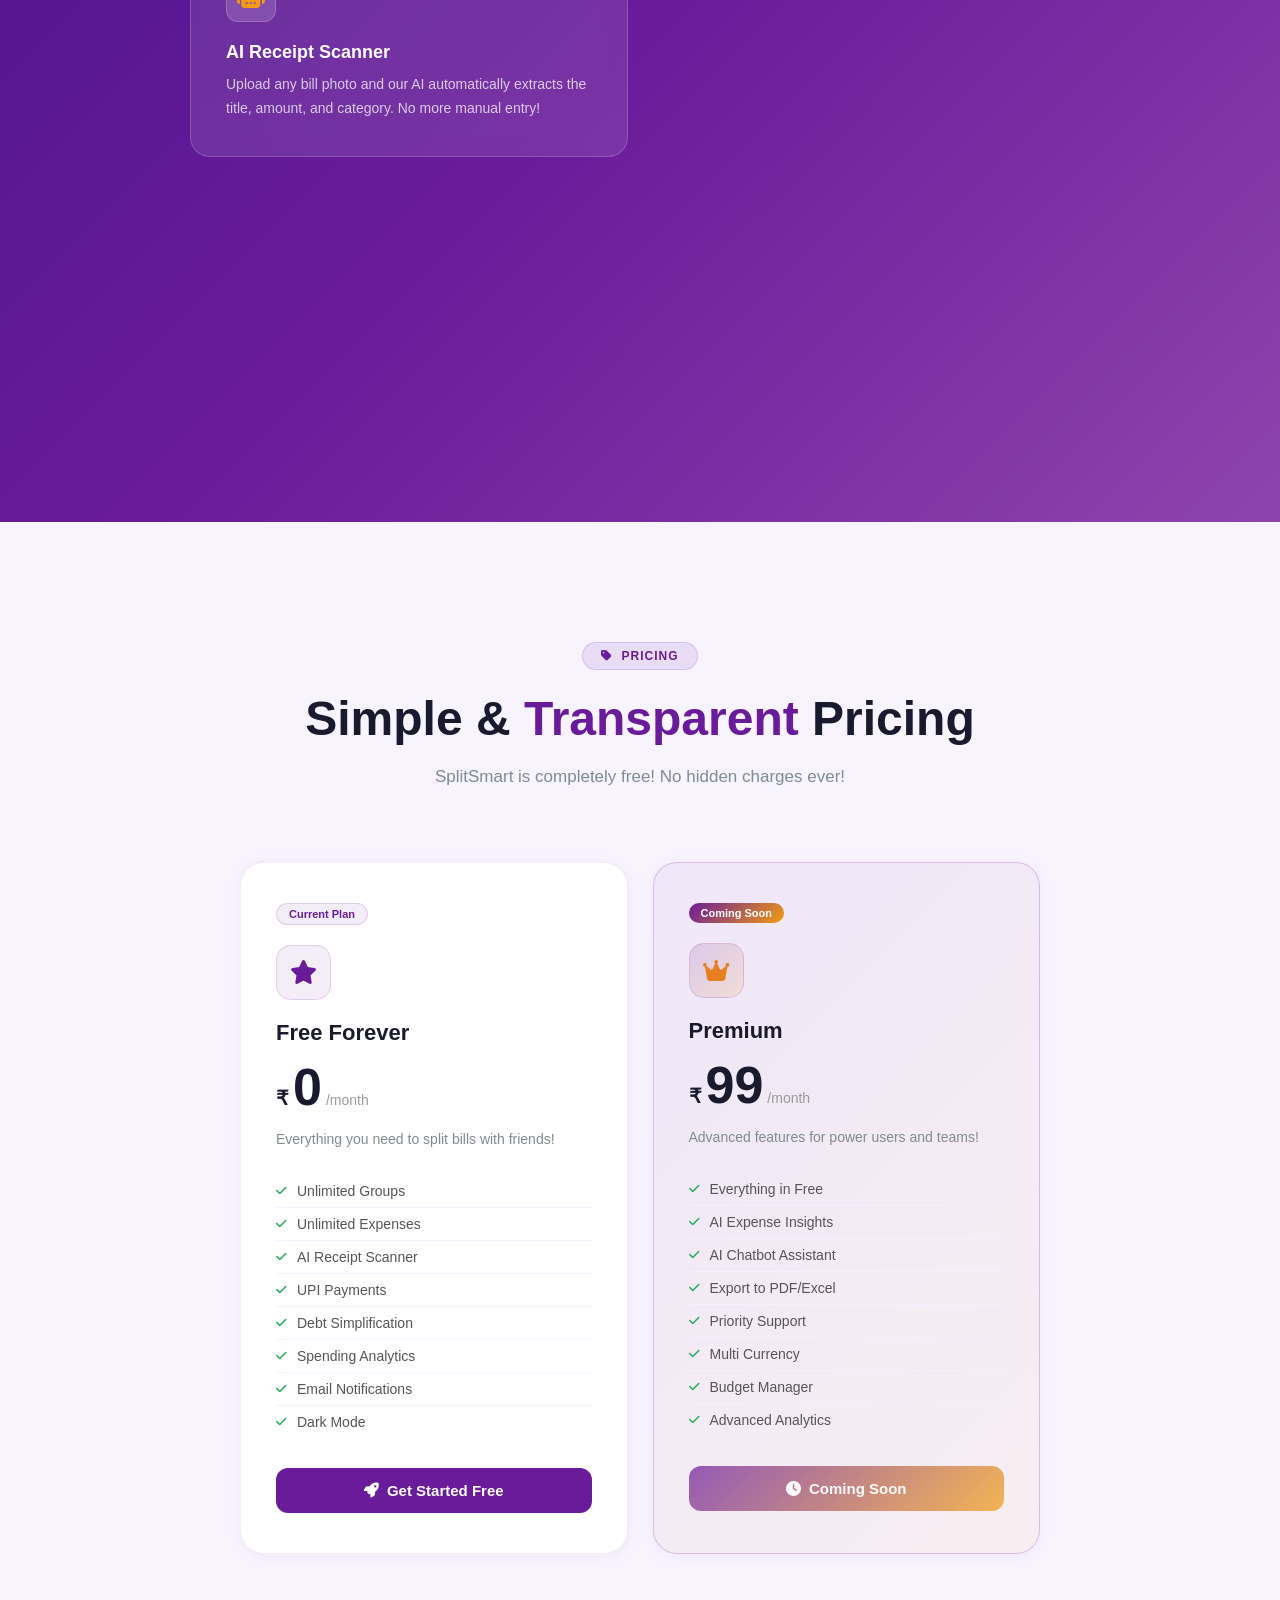
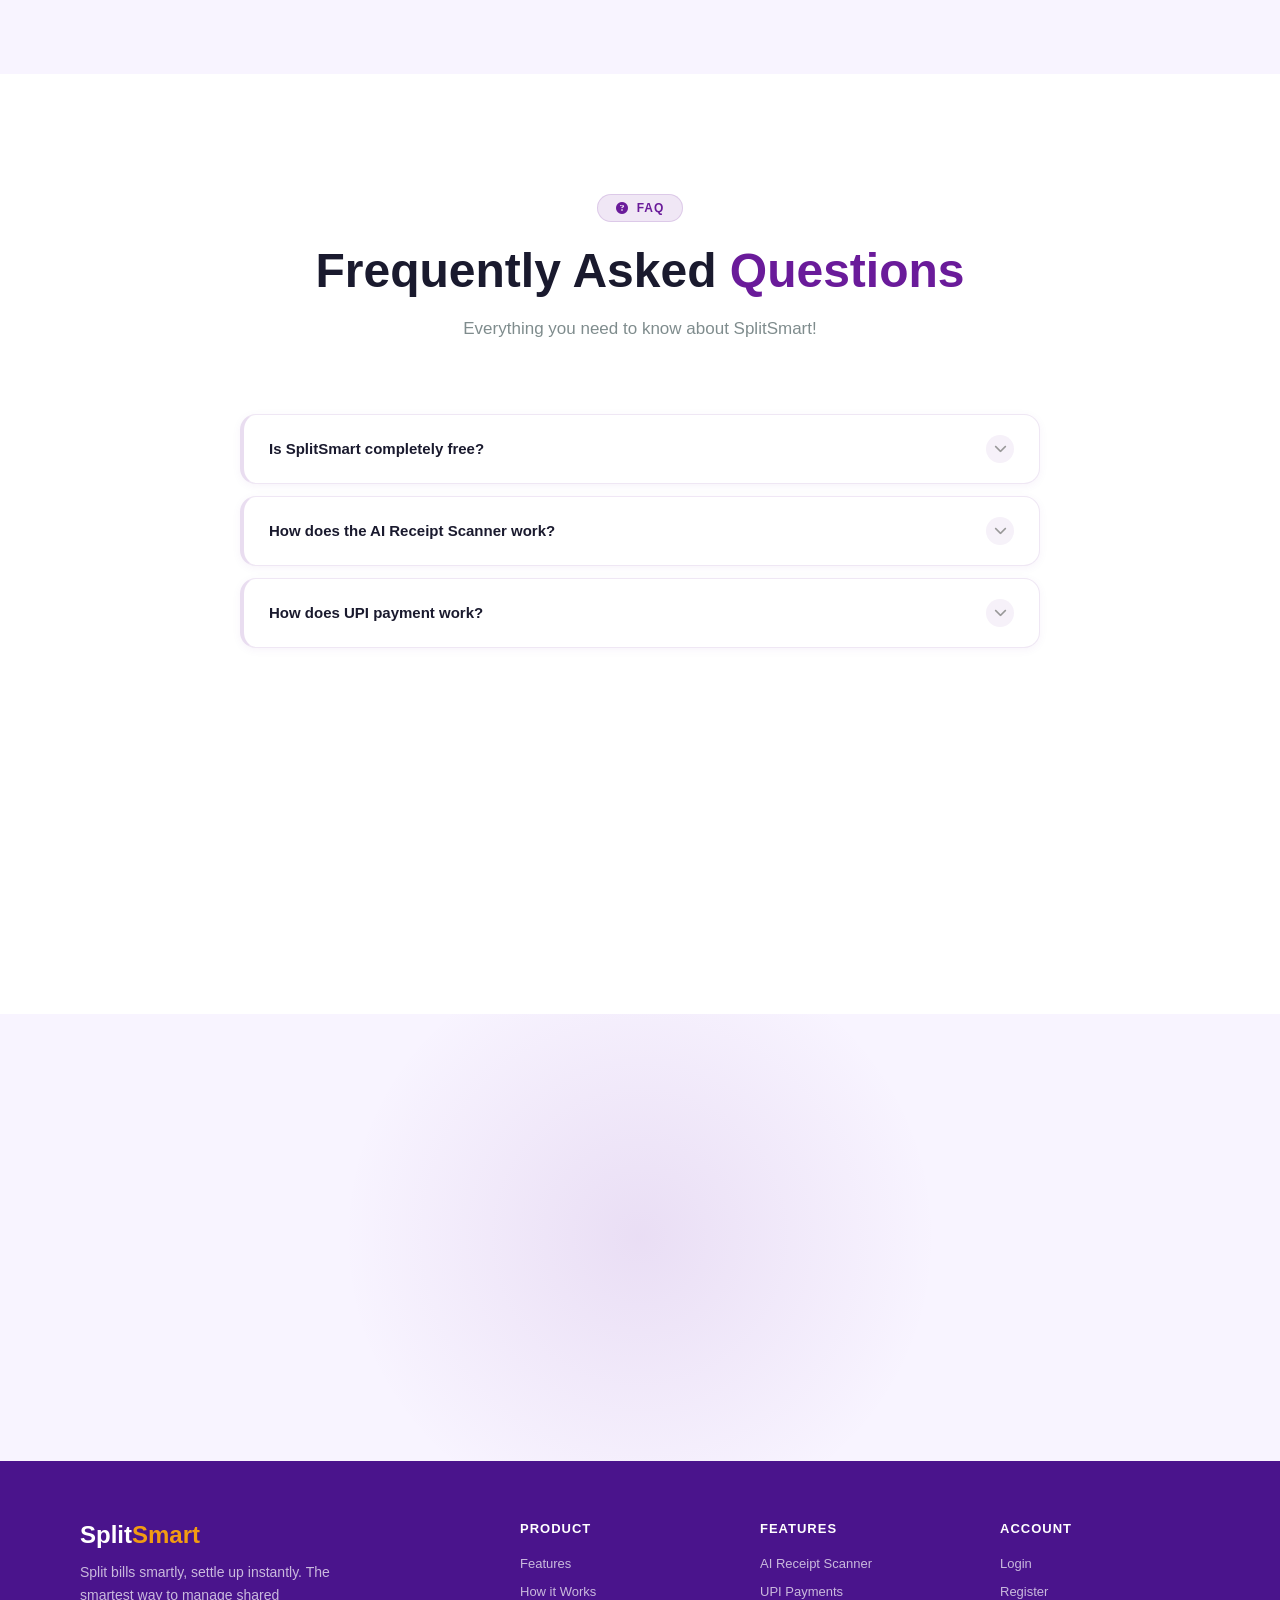
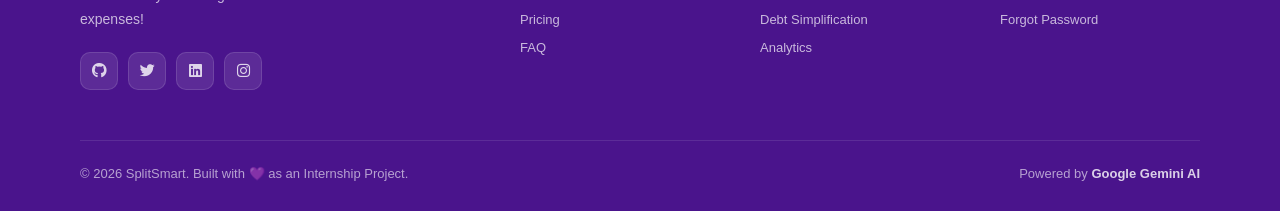
<file: frontend/home.html>
<!DOCTYPE html>
<html lang="en">

<head>
    <meta charset="UTF-8">
    <meta name="viewport" content="width=device-width, initial-scale=1.0">
    <title>SplitSmart — Split bills smartly, settle up instantly</title>
    <link rel="stylesheet" href="https://cdnjs.cloudflare.com/ajax/libs/font-awesome/6.4.0/css/all.min.css">
    <style>
        * {
            margin: 0;
            padding: 0;
            box-sizing: border-box;
        }

        :root {
            --primary: #8E44AD;
            --primary-light: #9B59B6;
            --primary-dark: #6C3483;
            --secondary: #F39C12;
            --white: #FFFFFF;
            --background: #F8F4FF;
            --text-dark: #2C3E50;
            --text-gray: #7F8C8D;
        }

        html {
            scroll-behavior: smooth;
        }

        body {
            font-family: 'Segoe UI', Tahoma, Geneva, Verdana, sans-serif;
            color: var(--text-dark);
            overflow-x: hidden;
            background: #F8F4FF;
        }

        a {
            text-decoration: none;
            color: inherit;
        }

        /* ===== NAVBAR ===== */
        .navbar {
            position: fixed;
            top: 0;
            left: 0;
            right: 0;
            padding: 15px 80px;
            display: flex;
            align-items: center;
            justify-content: space-between;
            background: rgba(255, 255, 255, 0.95);
            box-shadow: 0 2px 20px rgba(106, 27, 154, 0.1);
            backdrop-filter: blur(20px);
            z-index: 1000;
            border-bottom: 1px solid rgba(106, 27, 154, 0.1);
            transition: all 0.3s ease;
        }

        .navbar.scrolled {
            padding: 12px 80px;
        }

        .navbar-logo h1 {
            font-size: 26px;
            font-weight: 800;
            color: #6A1B9A;
        }

        .navbar-logo h1 span {
            color: var(--secondary);
        }

        .navbar-links {
            display: flex;
            align-items: center;
            gap: 35px;
            list-style: none;
        }

        .navbar-links a {
            font-size: 14px;
            font-weight: 500;
            color: #555555;
            transition: color 0.3s ease;
            position: relative;
        }

        .navbar-links a::after {
            content: '';
            position: absolute;
            bottom: -3px;
            left: 0;
            width: 0;
            height: 2px;
            background: var(--secondary);
            transition: width 0.3s ease;
        }

        .navbar-links a:hover {
            color: #6A1B9A;
        }

        .navbar-links a:hover::after {
            width: 100%;
        }

        .navbar-buttons {
            display: flex;
            gap: 12px;
        }

        .btn-outline {
            padding: 9px 22px;
            border: 1.5px solid #6A1B9A;
            border-radius: 25px;
            color: #6A1B9A;
            font-size: 13px;
            font-weight: 600;
            cursor: pointer;
            transition: all 0.3s ease;
            background: transparent;
        }

        .btn-outline:hover {
            background: #6A1B9A;
            color: white;
        }

        .btn-filled {
            padding: 9px 22px;
            background: linear-gradient(135deg, var(--primary), var(--secondary));
            border: none;
            border-radius: 25px;
            color: white;
            font-size: 13px;
            font-weight: 600;
            cursor: pointer;
            transition: all 0.3s ease;
            box-shadow: 0 4px 15px rgba(142, 68, 173, 0.4);
        }

        .btn-filled:hover {
            transform: translateY(-2px);
            box-shadow: 0 6px 20px rgba(142, 68, 173, 0.6);
        }

        /* ===== HERO (stays dark/purple gradient - this is the ONLY dark section) ===== */
        .hero {
            min-height: 100vh;
            display: flex;
            align-items: center;
            justify-content: center;
            text-align: center;
            padding: 120px 20px 80px;
            position: relative;
            overflow: hidden;
            background: linear-gradient(135deg, #4A148C 0%, #6A1B9A 50%, #8E44AD 100%);
        }

        .hero-bg {
            position: absolute;
            top: 0;
            left: 0;
            right: 0;
            bottom: 0;
            background:
                radial-gradient(ellipse at 20% 50%, rgba(255, 255, 255, 0.08) 0%, transparent 50%),
                radial-gradient(ellipse at 80% 20%, rgba(243, 156, 18, 0.15) 0%, transparent 40%);
        }

        .hero-grid {
            position: absolute;
            top: 0;
            left: 0;
            right: 0;
            bottom: 0;
            background-image:
                linear-gradient(rgba(255, 255, 255, 0.04) 1px, transparent 1px),
                linear-gradient(90deg, rgba(255, 255, 255, 0.04) 1px, transparent 1px);
            background-size: 50px 50px;
        }

        .hero-content {
            position: relative;
            z-index: 1;
            max-width: 900px;
        }

        .hero-badge {
            display: inline-flex;
            align-items: center;
            gap: 8px;
            background: rgba(255, 255, 255, 0.12);
            color: #F0D9F5;
            padding: 8px 20px;
            border-radius: 25px;
            font-size: 13px;
            font-weight: 600;
            margin-bottom: 30px;
            border: 1px solid rgba(255, 255, 255, 0.2);
            animation: fadeInDown 0.8s ease;
        }

        .hero-badge .dot {
            width: 8px;
            height: 8px;
            background: var(--secondary);
            border-radius: 50%;
            animation: blink 1.5s infinite;
        }

        @keyframes blink {

            0%,
            100% {
                opacity: 1;
            }

            50% {
                opacity: 0;
            }
        }

        .hero h1 {
            font-size: 72px;
            font-weight: 800;
            color: white;
            line-height: 1.1;
            margin-bottom: 25px;
            animation: fadeInUp 0.8s ease 0.2s both;
        }

        .hero h1 .gradient-text {
            color: var(--secondary);
        }

        .hero p {
            font-size: 20px;
            color: rgba(255, 255, 255, 0.8);
            margin-bottom: 45px;
            line-height: 1.7;
            max-width: 600px;
            margin-left: auto;
            margin-right: auto;
            animation: fadeInUp 0.8s ease 0.4s both;
        }

        .hero-buttons {
            display: flex;
            gap: 15px;
            justify-content: center;
            flex-wrap: wrap;
            animation: fadeInUp 0.8s ease 0.6s both;
        }

        .btn-hero-primary {
            padding: 16px 40px;
            background: white;
            color: #6A1B9A;
            border-radius: 30px;
            font-size: 16px;
            font-weight: 700;
            cursor: pointer;
            border: none;
            transition: all 0.3s ease;
            box-shadow: 0 8px 30px rgba(0, 0, 0, 0.2);
            display: flex;
            align-items: center;
            gap: 10px;
        }

        .btn-hero-primary:hover {
            transform: translateY(-3px);
            box-shadow: 0 15px 40px rgba(0, 0, 0, 0.3);
        }

        .btn-hero-secondary {
            padding: 16px 40px;
            background: rgba(255, 255, 255, 0.1);
            color: white;
            border-radius: 30px;
            font-size: 16px;
            font-weight: 700;
            cursor: pointer;
            border: 1.5px solid rgba(255, 255, 255, 0.4);
            transition: all 0.3s ease;
            display: flex;
            align-items: center;
            gap: 10px;
        }

        .btn-hero-secondary:hover {
            background: rgba(255, 255, 255, 0.2);
            border-color: white;
            transform: translateY(-3px);
        }

        .hero-stats {
            display: flex;
            gap: 50px;
            justify-content: center;
            margin-top: 70px;
            flex-wrap: wrap;
            animation: fadeInUp 0.8s ease 0.8s both;
        }

        .hero-stat {
            text-align: center;
        }

        .hero-stat h3 {
            font-size: 36px;
            font-weight: 800;
            color: white;
        }

        .hero-stat p {
            font-size: 13px;
            color: rgba(255, 255, 255, 0.6);
            margin-top: 5px;
        }

        .hero-divider {
            width: 1px;
            height: 40px;
            background: rgba(255, 255, 255, 0.2);
            align-self: center;
        }

        @keyframes fadeInDown {
            from {
                opacity: 0;
                transform: translateY(-20px);
            }

            to {
                opacity: 1;
                transform: translateY(0);
            }
        }

        @keyframes fadeInUp {
            from {
                opacity: 0;
                transform: translateY(30px);
            }

            to {
                opacity: 1;
                transform: translateY(0);
            }
        }

        .animate-on-scroll {
            opacity: 0;
            transform: translateY(40px);
            transition: opacity 0.7s ease, transform 0.7s ease;
        }

        .animate-on-scroll.animated {
            opacity: 1;
            transform: translateY(0);
        }

        /* ===== SHARED LIGHT SECTION STYLES ===== */
        .section-header {
            text-align: center;
            margin-bottom: 70px;
        }

        .section-badge {
            display: inline-flex;
            align-items: center;
            gap: 8px;
            background: rgba(106, 27, 154, 0.1);
            color: #6A1B9A;
            padding: 6px 18px;
            border-radius: 25px;
            font-size: 12px;
            font-weight: 600;
            margin-bottom: 20px;
            border: 1px solid rgba(106, 27, 154, 0.15);
            text-transform: uppercase;
            letter-spacing: 1px;
        }

        .section-header h2 {
            font-size: 48px;
            font-weight: 800;
            color: #1a1a2e;
            margin-bottom: 15px;
            line-height: 1.2;
        }

        .section-header h2 span {
            color: #6A1B9A;
        }

        .section-header p {
            font-size: 17px;
            color: #7F8C8D;
            max-width: 550px;
            margin: 0 auto;
            line-height: 1.7;
        }

        /* ===== FEATURES ===== */
        .features {
            padding: 120px 80px;
            background: #F8F4FF;
            position: relative;
        }

        .features-grid {
            display: grid;
            grid-template-columns: repeat(3, 1fr);
            gap: 25px;
            max-width: 1200px;
            margin: 0 auto;
        }

        .feature-card {
            background: #ffffff;
            border-radius: 20px;
            padding: 35px 30px;
            border: 1px solid rgba(106, 27, 154, 0.08);
            transition: all 0.4s ease;
            position: relative;
            overflow: hidden;
            box-shadow: 0 2px 15px rgba(106, 27, 154, 0.06);
        }

        .feature-card::after {
            content: '';
            position: absolute;
            bottom: 0;
            left: 0;
            width: 0;
            height: 3px;
            background: linear-gradient(90deg, #6A1B9A, #F39C12);
            transition: width 0.4s ease;
        }

        .feature-card:hover::after {
            width: 100%;
        }

        .feature-card:hover {
            box-shadow: 0 15px 40px rgba(106, 27, 154, 0.15);
            border-color: rgba(106, 27, 154, 0.25);
            transform: translateY(-8px);
        }

        .feature-icon {
            width: 55px;
            height: 55px;
            background: rgba(106, 27, 154, 0.08);
            border-radius: 14px;
            display: flex;
            align-items: center;
            justify-content: center;
            font-size: 24px;
            color: #6A1B9A;
            margin-bottom: 20px;
            border: 1px solid rgba(106, 27, 154, 0.12);
            transition: all 0.4s ease;
        }

        .feature-card:hover .feature-icon {
            background: linear-gradient(135deg, #6A1B9A, #F39C12);
            color: white;
            transform: rotate(-8deg) scale(1.1);
        }

        .feature-card h3 {
            font-size: 18px;
            font-weight: 700;
            color: #1a1a2e;
            margin-bottom: 12px;
        }

        .feature-card p {
            font-size: 14px;
            color: #7F8C8D;
            line-height: 1.7;
        }

        /* ===== HOW IT WORKS ===== */
        .how-it-works {
            padding: 120px 80px;
            background: #faf7ff;
            position: relative;
        }

        .steps-grid {
            display: grid;
            grid-template-columns: repeat(4, 1fr);
            gap: 30px;
            max-width: 1200px;
            margin: 0 auto;
            position: relative;
        }

        .steps-grid::before {
            content: '';
            position: absolute;
            top: 35px;
            left: 12%;
            right: 12%;
            height: 1px;
            background: linear-gradient(90deg, transparent, rgba(106, 27, 154, 0.3), rgba(243, 156, 18, 0.3), transparent);
        }

        .step-card {
            text-align: center;
            padding: 35px 22px;
            position: relative;
            background: white;
            border-radius: 18px;
            border: 1px solid rgba(106, 27, 154, 0.08);
            box-shadow: 0 2px 12px rgba(106, 27, 154, 0.05);
            transition: all 0.35s ease;
        }

        .step-card:hover {
            transform: translateY(-6px);
            box-shadow: 0 15px 30px rgba(106, 27, 154, 0.12);
            border-color: rgba(106, 27, 154, 0.2);
        }

        .step-number {
            width: 55px;
            height: 55px;
            background: linear-gradient(135deg, var(--primary), var(--secondary));
            border-radius: 50%;
            display: flex;
            align-items: center;
            justify-content: center;
            font-size: 18px;
            font-weight: 800;
            color: white;
            margin: 0 auto 25px;
            box-shadow: 0 8px 25px rgba(142, 68, 173, 0.4);
            position: relative;
            z-index: 1;
        }

        .step-icon {
            width: 70px;
            height: 70px;
            background: rgba(106, 27, 154, 0.08);
            border-radius: 20px;
            display: flex;
            align-items: center;
            justify-content: center;
            margin: 0 auto 20px;
            border: 1px solid rgba(106, 27, 154, 0.15);
            transition: all 0.3s ease;
        }

        .step-card:hover .step-icon {
            background: linear-gradient(135deg, #6A1B9A, #F39C12);
            border-color: transparent;
            transform: scale(1.08);
        }

        .step-card:hover .step-icon i {
            color: white !important;
        }

        .step-card h3 {
            font-size: 17px;
            font-weight: 700;
            color: #1a1a2e;
            margin-bottom: 10px;
        }

        .step-card p {
            font-size: 13px;
            color: #7F8C8D;
            line-height: 1.6;
        }

        /* ===== UNIQUE FEATURES (dark purple section for contrast) ===== */
        .unique {
            padding: 120px 80px;
            background: linear-gradient(135deg, #4A148C 0%, #6A1B9A 50%, #8E44AD 100%);
            position: relative;
        }

        .unique .section-header h2 {
            color: white;
        }

        .unique .section-header h2 span {
            color: var(--secondary);
        }

        .unique .section-header p {
            color: rgba(255, 255, 255, 0.7);
        }

        .unique .section-badge {
            background: rgba(255, 255, 255, 0.15);
            color: white;
            border-color: rgba(255, 255, 255, 0.2);
        }

        .unique-grid {
            display: grid;
            grid-template-columns: repeat(2, 1fr);
            gap: 25px;
            max-width: 900px;
            margin: 0 auto;
        }

        .unique-card {
            background: rgba(255, 255, 255, 0.1);
            border-radius: 20px;
            padding: 35px;
            border: 1px solid rgba(255, 255, 255, 0.18);
            transition: all 0.4s ease;
            position: relative;
            overflow: hidden;
            backdrop-filter: blur(10px);
        }

        .unique-card::before {
            content: '';
            position: absolute;
            top: -50%;
            right: -50%;
            width: 150px;
            height: 150px;
            background: radial-gradient(circle, rgba(243, 156, 18, 0.25) 0%, transparent 70%);
            opacity: 0;
            transition: opacity 0.4s ease;
        }

        .unique-card:hover::before {
            opacity: 1;
        }

        .unique-card:hover {
            background: rgba(255, 255, 255, 0.16);
            transform: translateY(-6px);
            box-shadow: 0 15px 35px rgba(0, 0, 0, 0.2);
        }

        .unique-card-icon {
            width: 50px;
            height: 50px;
            background: rgba(255, 255, 255, 0.15);
            border-radius: 12px;
            display: flex;
            align-items: center;
            justify-content: center;
            font-size: 22px;
            color: var(--secondary);
            margin-bottom: 20px;
            border: 1px solid rgba(255, 255, 255, 0.2);
            transition: all 0.3s ease;
        }

        .unique-card:hover .unique-card-icon {
            transform: scale(1.1) rotate(5deg);
            background: var(--secondary);
            color: white;
        }

        .unique-card h3 {
            font-size: 18px;
            font-weight: 700;
            color: white;
            margin-bottom: 10px;
        }

        .unique-card p {
            font-size: 14px;
            color: rgba(255, 255, 255, 0.75);
            line-height: 1.7;
        }

        /* ===== PRICING ===== */
        .pricing {
            padding: 120px 80px;
            background: #F8F4FF;
            position: relative;
        }

        .pricing-grid {
            display: grid;
            grid-template-columns: repeat(2, 1fr);
            gap: 25px;
            max-width: 800px;
            margin: 0 auto;
        }

        .pricing-card {
            background: #ffffff;
            border-radius: 24px;
            padding: 40px 35px;
            border: 1px solid rgba(106, 27, 154, 0.08);
            box-shadow: 0 2px 15px rgba(106, 27, 154, 0.06);
            transition: all 0.4s ease;
            position: relative;
            overflow: hidden;
        }

        .pricing-card:hover {
            transform: translateY(-8px);
            border-color: rgba(106, 27, 154, 0.25);
            box-shadow: 0 20px 40px rgba(106, 27, 154, 0.15);
        }

        .pricing-card.premium {
            background: linear-gradient(135deg, rgba(106, 27, 154, 0.06), rgba(243, 156, 18, 0.06));
            border-color: rgba(106, 27, 154, 0.2);
        }

        .pricing-badge {
            display: inline-block;
            background: rgba(106, 27, 154, 0.08);
            color: #6A1B9A;
            padding: 4px 12px;
            border-radius: 20px;
            font-size: 11px;
            font-weight: 600;
            margin-bottom: 20px;
            border: 1px solid rgba(106, 27, 154, 0.15);
        }

        .pricing-badge.popular {
            background: linear-gradient(135deg, #6A1B9A, #F39C12);
            color: white;
            border: none;
        }

        .pricing-icon {
            width: 55px;
            height: 55px;
            background: rgba(106, 27, 154, 0.08);
            border-radius: 15px;
            display: flex;
            align-items: center;
            justify-content: center;
            font-size: 24px;
            color: #6A1B9A;
            margin-bottom: 20px;
            border: 1px solid rgba(106, 27, 154, 0.15);
        }

        .pricing-card.premium .pricing-icon {
            background: linear-gradient(135deg, rgba(106, 27, 154, 0.15), rgba(243, 156, 18, 0.15));
            color: #E67E22;
        }

        .pricing-card h3 {
            font-size: 22px;
            font-weight: 800;
            color: #1a1a2e;
            margin-bottom: 15px;
        }

        .pricing-amount {
            display: flex;
            align-items: baseline;
            gap: 4px;
            margin-bottom: 15px;
        }

        .pricing-currency {
            font-size: 20px;
            font-weight: 700;
            color: #1a1a2e;
        }

        .pricing-price {
            font-size: 52px;
            font-weight: 800;
            color: #1a1a2e;
            line-height: 1;
        }

        .pricing-period {
            font-size: 14px;
            color: #999;
        }

        .pricing-desc {
            font-size: 14px;
            color: #7F8C8D;
            margin-bottom: 25px;
            line-height: 1.6;
        }

        .pricing-features {
            list-style: none;
            margin-bottom: 30px;
        }

        .pricing-features li {
            display: flex;
            align-items: center;
            gap: 10px;
            padding: 8px 0;
            font-size: 14px;
            color: #555555;
            border-bottom: 1px solid #f5f0ff;
        }

        .pricing-features li:last-child {
            border-bottom: none;
        }

        .pricing-features li i {
            color: #27AE60;
            font-size: 12px;
            flex-shrink: 0;
        }

        .pricing-btn {
            width: 100%;
            padding: 14px;
            background: #6A1B9A;
            color: white;
            border: none;
            border-radius: 12px;
            font-size: 15px;
            font-weight: 600;
            cursor: pointer;
            transition: all 0.3s ease;
            display: flex;
            align-items: center;
            justify-content: center;
            gap: 8px;
        }

        .pricing-btn:hover {
            background: #4A148C;
            transform: translateY(-2px);
        }

        .premium-btn {
            background: linear-gradient(135deg, #6A1B9A, #F39C12);
            opacity: 0.7;
            cursor: not-allowed;
        }

        .premium-btn:hover {
            transform: none;
        }

        /* ===== FAQ ===== */
        .faq {
            padding: 120px 80px;
            background: #ffffff;
            position: relative;
        }

        .faq-grid {
            max-width: 800px;
            margin: 0 auto;
            display: flex;
            flex-direction: column;
            gap: 12px;
        }

        .faq-item {
            background: #ffffff;
            border-radius: 16px;
            border: 1px solid rgba(106, 27, 154, 0.1);
            box-shadow: 0 2px 10px rgba(106, 27, 154, 0.05);
            overflow: hidden;
            transition: all 0.4s cubic-bezier(0.4, 0, 0.2, 1);
            border-left: 4px solid rgba(106, 27, 154, 0.15);
        }

        .faq-item:hover {
            border-color: rgba(106, 27, 154, 0.3);
            border-left-color: #F39C12;
        }

        .faq-item:has(.faq-question.active) {
            border-left-color: #6A1B9A;
            background: rgba(106, 27, 154, 0.03);
            box-shadow: 0 8px 25px rgba(106, 27, 154, 0.1);
        }

        .faq-question {
            display: flex;
            align-items: center;
            justify-content: space-between;
            padding: 20px 25px;
            cursor: pointer;
            transition: all 0.3s ease;
        }

        .faq-question span {
            font-size: 15px;
            font-weight: 600;
            color: #1a1a2e;
        }

        .faq-question i {
            color: #999;
            font-size: 13px;
            transition: all 0.3s ease;
            flex-shrink: 0;
            width: 28px;
            height: 28px;
            display: flex;
            align-items: center;
            justify-content: center;
            background: rgba(106, 27, 154, 0.06);
            border-radius: 50%;
        }

        .faq-question.active i {
            transform: rotate(180deg);
            color: white;
            background: #6A1B9A;
        }

        .faq-answer {
            padding: 0 25px;
            max-height: 0;
            overflow: hidden;
            transition: all 0.4s cubic-bezier(0.4, 0, 0.2, 1);
            font-size: 14px;
            color: #7F8C8D;
            line-height: 1.7;
            border-left: 2px solid transparent;
        }

        .faq-answer.open {
            padding: 0 25px 20px;
            max-height: 300px;
            border-left: 2px solid #8E44AD;
        }

        /* ===== CTA ===== */
        .cta {
            padding: 120px 80px;
            background: #F8F4FF;
            text-align: center;
            position: relative;
            overflow: hidden;
        }

        .cta-bg {
            position: absolute;
            top: 50%;
            left: 50%;
            transform: translate(-50%, -50%);
            width: 600px;
            height: 600px;
            background: radial-gradient(circle, rgba(106, 27, 154, 0.1) 0%, transparent 70%);
            pointer-events: none;
        }

        .cta h2 {
            font-size: 56px;
            font-weight: 800;
            color: #1a1a2e;
            margin-bottom: 20px;
            position: relative;
        }

        .cta h2 span {
            color: #6A1B9A;
        }

        .cta p {
            font-size: 18px;
            color: #7F8C8D;
            margin-bottom: 45px;
            position: relative;
        }

        .btn-cta {
            padding: 18px 50px;
            background: linear-gradient(135deg, var(--primary), var(--secondary));
            color: white;
            border-radius: 30px;
            font-size: 17px;
            font-weight: 700;
            cursor: pointer;
            border: none;
            transition: all 0.3s ease;
            box-shadow: 0 8px 30px rgba(142, 68, 173, 0.4);
            position: relative;
            display: inline-flex;
            align-items: center;
            gap: 10px;
        }

        .btn-cta:hover {
            transform: translateY(-3px);
            box-shadow: 0 15px 40px rgba(142, 68, 173, 0.6);
        }

        /* ===== FOOTER ===== */
        .footer {
            background: #4A148C;
            padding: 60px 80px 30px;
        }

        .footer-grid {
            display: grid;
            grid-template-columns: 2fr 1fr 1fr 1fr;
            gap: 40px;
            margin-bottom: 50px;
        }

        .footer-brand h2 {
            font-size: 24px;
            font-weight: 800;
            color: white;
            margin-bottom: 12px;
        }

        .footer-brand h2 span {
            color: var(--secondary);
        }

        .footer-brand p {
            font-size: 14px;
            color: rgba(255, 255, 255, 0.7);
            line-height: 1.7;
            margin-bottom: 20px;
            max-width: 250px;
        }

        .footer-social {
            display: flex;
            gap: 10px;
        }

        .social-btn {
            width: 38px;
            height: 38px;
            background: rgba(255, 255, 255, 0.1);
            border-radius: 10px;
            display: flex;
            align-items: center;
            justify-content: center;
            color: rgba(255, 255, 255, 0.8);
            font-size: 15px;
            transition: all 0.3s ease;
            border: 1px solid rgba(255, 255, 255, 0.12);
            text-decoration: none;
        }

        .social-btn:hover {
            background: var(--secondary);
            color: white;
            transform: translateY(-3px);
        }

        .footer-links h4 {
            font-size: 13px;
            font-weight: 700;
            color: white;
            margin-bottom: 18px;
            text-transform: uppercase;
            letter-spacing: 1px;
        }

        .footer-links ul {
            list-style: none;
            display: flex;
            flex-direction: column;
            gap: 10px;
        }

        .footer-links ul li a {
            font-size: 13px;
            color: rgba(255, 255, 255, 0.7);
            transition: all 0.3s ease;
        }

        .footer-links ul li a:hover {
            color: var(--secondary);
            padding-left: 5px;
        }

        .footer-bottom {
            display: flex;
            align-items: center;
            justify-content: space-between;
            padding-top: 25px;
            border-top: 1px solid rgba(255, 255, 255, 0.1);
        }

        .footer-bottom p {
            font-size: 13px;
            color: rgba(255, 255, 255, 0.6);
        }

        .footer-bottom strong {
            color: rgba(255, 255, 255, 0.8);
        }

        /* ===== RESPONSIVE ===== */
        @media (max-width: 768px) {
            .navbar {
                padding: 15px 20px;
            }

            .navbar-links {
                display: none;
            }

            .hero h1 {
                font-size: 36px;
            }

            .features,
            .how-it-works,
            .unique,
            .pricing,
            .faq,
            .cta {
                padding: 60px 20px;
            }

            .features-grid,
            .unique-grid,
            .pricing-grid {
                grid-template-columns: 1fr;
            }

            .steps-grid {
                grid-template-columns: repeat(2, 1fr);
            }

            .steps-grid::before {
                display: none;
            }

            .cta h2 {
                font-size: 32px;
            }

            .footer {
                padding: 40px 20px 20px;
            }

            .footer-grid {
                grid-template-columns: 1fr 1fr;
                gap: 30px;
            }

            .footer-bottom {
                flex-direction: column;
                gap: 10px;
                text-align: center;
            }

            .section-header h2 {
                font-size: 32px;
            }
        }
    </style>
</head>

<body>

    <!-- Navbar -->
    <nav class="navbar" id="navbar">
        <div class="navbar-logo">
            <h1>Split<span>Smart</span></h1>
        </div>
        <ul class="navbar-links">
            <li><a href="#features">Features</a></li>
            <li><a href="#how-it-works">How it Works</a></li>
            <li><a href="#unique">Why SplitSmart</a></li>
            <li><a href="#pricing">Pricing</a></li>
            <li><a href="#faq">FAQ</a></li>
        </ul>
        <div class="navbar-buttons">
            <button class="btn-outline" onclick="window.location.href='index.html'">Login</button>
            <button class="btn-filled" onclick="window.location.href='index.html'">Get Started Free</button>
        </div>
    </nav>

    <!-- Hero Section -->
    <section class="hero">
        <div class="hero-bg"></div>
        <div class="hero-grid"></div>
        <div class="hero-content">
            <div class="hero-badge">
                <div class="dot"></div>
                <i class="fas fa-robot"></i> Powered by Google Gemini AI
            </div>
            <h1>Split Bills <span class="gradient-text">Smartly</span>,<br>Settle Up Instantly!</h1>
            <p>The smartest way to split expenses with friends, roommates, and travel groups. AI powered, India focused,
                completely free!</p>
            <div class="hero-buttons">
                <button class="btn-hero-primary" onclick="window.location.href='index.html'">
                    <i class="fas fa-rocket"></i> Get Started Free
                </button>
                <button class="btn-hero-secondary" onclick="window.location.href='index.html'">
                    <i class="fas fa-sign-in-alt"></i> Login to Account
                </button>
            </div>



            <div class="hero-stats">
                <div class="hero-stat">
                    <h3><span class="counter" data-target="500">0</span>+</h3>
                    <p>Happy Users</p>
                </div>
                <div class="hero-divider"></div>
                <div class="hero-stat">
                    <h3><span class="counter" data-target="1000">0</span>+</h3>
                    <p>Expenses Tracked</p>
                </div>
                <div class="hero-divider"></div>
                <div class="hero-stat">
                    <h3><span class="counter" data-target="50">0</span>+</h3>
                    <p>Groups Created</p>
                </div>
                <div class="hero-divider"></div>
                <div class="hero-stat">
                    <h3>₹<span class="counter" data-target="100000">0</span>+</h3>
                    <p>Expenses Split</p>
                </div>
            </div>
        </div>
    </section>

    <!-- Features Section -->
    <section class="features" id="features">
        <div class="section-header animate-on-scroll">
            <div class="section-badge">
                <i class="fas fa-star"></i> Features
            </div>
            <h2>Everything You Need to<br><span>Split Bills Easily</span></h2>
            <p>SplitSmart has all the tools you need to manage shared expenses effortlessly</p>
        </div>
        <div class="features-grid">
            <div class="feature-card animate-on-scroll">
                <div class="feature-icon"><i class="fas fa-users"></i></div>
                <h3>Group Expenses</h3>
                <p>Create groups for trips, home, office or friends and track all expenses in one place easily.</p>
            </div>
            <div class="feature-card animate-on-scroll">
                <div class="feature-icon"><i class="fas fa-calculator"></i></div>
                <h3>Smart Splitting</h3>
                <p>Split bills equally, by exact amount, or by percentage. Whatever works best for your group!</p>
            </div>
            <div class="feature-card animate-on-scroll">
                <div class="feature-icon"><i class="fas fa-balance-scale"></i></div>
                <h3>Balance Tracking</h3>
                <p>Always know who owes whom. Clear and simple balance overview for all your groups.</p>
            </div>
            <div class="feature-card animate-on-scroll">
                <div class="feature-icon"><i class="fas fa-chart-bar"></i></div>
                <h3>Spending Analytics</h3>
                <p>Get insights on your spending patterns with beautiful charts and category breakdowns.</p>
            </div>
            <div class="feature-card animate-on-scroll">
                <div class="feature-icon"><i class="fas fa-mobile-alt"></i></div>
                <h3>UPI Payments</h3>
                <p>Settle up instantly with one click UPI payments. Works with GPay, PhonePe and Paytm!</p>
            </div>
            <div class="feature-card animate-on-scroll">
                <div class="feature-icon"><i class="fas fa-shield-alt"></i></div>
                <h3>Secure & Private</h3>
                <p>Your data is safe with us. Token based authentication keeps your account secure always.</p>
            </div>
        </div>
    </section>

    <!-- How it Works -->
    <section class="how-it-works" id="how-it-works">
        <div class="section-header animate-on-scroll">
            <div class="section-badge">
                <i class="fas fa-list-ol"></i> How it Works
            </div>
            <h2>Get Started in <span>4 Simple Steps</span></h2>
            <p>SplitSmart is super easy to use. Just follow these steps!</p>
        </div>
        <div class="steps-grid">
            <div class="step-card animate-on-scroll">
                <div class="step-number">1</div>
                <div class="step-icon">
                    <i class="fas fa-user-plus" style="font-size:28px; color:#6A1B9A;"></i>
                </div>
                <h3>Create Account</h3>
                <p>Sign up for free with your email and add your UPI ID for instant payments.</p>
            </div>
            <div class="step-card animate-on-scroll">
                <div class="step-number">2</div>
                <div class="step-icon">
                    <i class="fas fa-users" style="font-size:28px; color:#6A1B9A;"></i>
                </div>
                <h3>Create a Group</h3>
                <p>Create a group for your trip, home or friends and invite members via email.</p>
            </div>
            <div class="step-card animate-on-scroll">
                <div class="step-number">3</div>
                <div class="step-icon">
                    <i class="fas fa-receipt" style="font-size:28px; color:#6A1B9A;"></i>
                </div>
                <h3>Add Expenses</h3>
                <p>Add expenses manually or scan receipts with AI. Split with anyone in seconds!</p>
            </div>
            <div class="step-card animate-on-scroll">
                <div class="step-number">4</div>
                <div class="step-icon">
                    <i class="fas fa-handshake" style="font-size:28px; color:#6A1B9A;"></i>
                </div>
                <h3>Settle Up</h3>
                <p>Pay with UPI in one click or record cash payments. All debts cleared instantly!</p>
            </div>
        </div>
    </section>

    <!-- Unique Features -->
    <section class="unique" id="unique">
        <div class="section-header animate-on-scroll">
            <div class="section-badge">
                <i class="fas fa-crown"></i> Why SplitSmart
            </div>
            <h2>Features That Make Us <span>Unique</span></h2>
            <p>SplitSmart goes beyond basic expense splitting with AI powered features!</p>
        </div>
        <div class="unique-grid">
            <div class="unique-card animate-on-scroll">
                <div class="unique-card-icon"><i class="fas fa-robot"></i></div>
                <h3>AI Receipt Scanner</h3>
                <p>Upload any bill photo and our AI automatically extracts the title, amount, and category. No more
                    manual entry!</p>
            </div>
            <div class="unique-card animate-on-scroll">
                <div class="unique-card-icon"><i class="fas fa-magic"></i></div>
                <h3>Debt Simplification</h3>
                <p>Our smart algorithm minimizes the number of transactions needed to settle all debts in a group!</p>
            </div>
            <div class="unique-card animate-on-scroll">
                <div class="unique-card-icon"><i class="fas fa-mobile-alt"></i></div>
                <h3>UPI Deep Link</h3>
                <p>Specially designed for India! One click opens your UPI app with amount pre-filled. Pay in seconds!
                </p>
            </div>
            <div class="unique-card animate-on-scroll">
                <div class="unique-card-icon"><i class="fas fa-chart-pie"></i></div>
                <h3>Smart Analytics</h3>
                <p>Beautiful charts showing your spending by category and month. Know exactly where your money goes!</p>
            </div>
        </div>
    </section>

    <!-- Pricing Section -->
    <section class="pricing" id="pricing">
        <div class="section-header animate-on-scroll">
            <div class="section-badge">
                <i class="fas fa-tag"></i> Pricing
            </div>
            <h2>Simple & <span>Transparent</span> Pricing</h2>
            <p>SplitSmart is completely free! No hidden charges ever!</p>
        </div>
        <div class="pricing-grid">
            <!-- Free Plan -->
            <div class="pricing-card animate-on-scroll">
                <div class="pricing-badge">Current Plan</div>
                <div class="pricing-icon">
                    <i class="fas fa-star"></i>
                </div>
                <h3>Free Forever</h3>
                <div class="pricing-amount">
                    <span class="pricing-currency">₹</span>
                    <span class="pricing-price">0</span>
                    <span class="pricing-period">/month</span>
                </div>
                <p class="pricing-desc">Everything you need to split bills with friends!</p>
                <ul class="pricing-features">
                    <li><i class="fas fa-check"></i> Unlimited Groups</li>
                    <li><i class="fas fa-check"></i> Unlimited Expenses</li>
                    <li><i class="fas fa-check"></i> AI Receipt Scanner</li>
                    <li><i class="fas fa-check"></i> UPI Payments</li>
                    <li><i class="fas fa-check"></i> Debt Simplification</li>
                    <li><i class="fas fa-check"></i> Spending Analytics</li>
                    <li><i class="fas fa-check"></i> Email Notifications</li>
                    <li><i class="fas fa-check"></i> Dark Mode</li>
                </ul>
                <button class="pricing-btn" onclick="window.location.href='index.html'">
                    <i class="fas fa-rocket"></i> Get Started Free
                </button>
            </div>

            <!-- Premium Plan -->
            <div class="pricing-card premium animate-on-scroll">
                <div class="pricing-badge popular">Coming Soon</div>
                <div class="pricing-icon">
                    <i class="fas fa-crown"></i>
                </div>
                <h3>Premium</h3>
                <div class="pricing-amount">
                    <span class="pricing-currency">₹</span>
                    <span class="pricing-price">99</span>
                    <span class="pricing-period">/month</span>
                </div>
                <p class="pricing-desc">Advanced features for power users and teams!</p>
                <ul class="pricing-features">
                    <li><i class="fas fa-check"></i> Everything in Free</li>
                    <li><i class="fas fa-check"></i> AI Expense Insights</li>
                    <li><i class="fas fa-check"></i> AI Chatbot Assistant</li>
                    <li><i class="fas fa-check"></i> Export to PDF/Excel</li>
                    <li><i class="fas fa-check"></i> Priority Support</li>
                    <li><i class="fas fa-check"></i> Multi Currency</li>
                    <li><i class="fas fa-check"></i> Budget Manager</li>
                    <li><i class="fas fa-check"></i> Advanced Analytics</li>
                </ul>
                <button class="pricing-btn premium-btn" disabled>
                    <i class="fas fa-clock"></i> Coming Soon
                </button>
            </div>
        </div>
    </section>

    <!-- FAQ Section -->
    <section class="faq" id="faq">
        <div class="section-header animate-on-scroll">
            <div class="section-badge">
                <i class="fas fa-question-circle"></i> FAQ
            </div>
            <h2>Frequently Asked <span>Questions</span></h2>
            <p>Everything you need to know about SplitSmart!</p>
        </div>
        <div class="faq-grid">
            <div class="faq-item animate-on-scroll">
                <div class="faq-question" onclick="toggleFaq(this)">
                    <span>Is SplitSmart completely free?</span>
                    <i class="fas fa-chevron-down"></i>
                </div>
                <div class="faq-answer">
                    Yes! SplitSmart is completely free to use with no hidden charges. All core features including AI
                    receipt scanner, UPI payments, and analytics are available for free!
                </div>
            </div>
            <div class="faq-item animate-on-scroll">
                <div class="faq-question" onclick="toggleFaq(this)">
                    <span>How does the AI Receipt Scanner work?</span>
                    <i class="fas fa-chevron-down"></i>
                </div>
                <div class="faq-answer">
                    Simply upload a photo of any bill or receipt. Our AI powered by Google Gemini automatically extracts
                    the title, amount, and category — no manual entry needed!
                </div>
            </div>
            <div class="faq-item animate-on-scroll">
                <div class="faq-question" onclick="toggleFaq(this)">
                    <span>How does UPI payment work?</span>
                    <i class="fas fa-chevron-down"></i>
                </div>
                <div class="faq-answer">
                    When you need to settle up, click the UPI button next to the balance. It will open your UPI app
                    (GPay, PhonePe, Paytm) with the amount and recipient already filled in. Just confirm and pay!
                </div>
            </div>
            <div class="faq-item animate-on-scroll">
                <div class="faq-question" onclick="toggleFaq(this)">
                    <span>What is Debt Simplification?</span>
                    <i class="fas fa-chevron-down"></i>
                </div>
                <div class="faq-answer">
                    Debt Simplification is a smart algorithm that minimizes the number of transactions needed to settle
                    all debts in a group. Instead of multiple payments back and forth, it calculates the most efficient
                    way for everyone to settle up!
                </div>
            </div>
            <div class="faq-item animate-on-scroll">
                <div class="faq-question" onclick="toggleFaq(this)">
                    <span>Is my data safe and private?</span>
                    <i class="fas fa-chevron-down"></i>
                </div>
                <div class="faq-answer">
                    Yes! SplitSmart uses token based authentication to keep your account secure. Your data is never
                    shared with third parties. You can delete your account anytime from Settings!
                </div>
            </div>
            <div class="faq-item animate-on-scroll">
                <div class="faq-question" onclick="toggleFaq(this)">
                    <span>Can I use SplitSmart for international trips?</span>
                    <i class="fas fa-chevron-down"></i>
                </div>
                <div class="faq-answer">
                    Yes! You can track expenses in any currency. Multi currency support with live exchange rates is
                    coming soon in our Premium plan!
                </div>
            </div>
        </div>
    </section>

    <!-- CTA Section -->
    <section class="cta">
        <div class="cta-bg"></div>
        <h2 class="animate-on-scroll">Ready to Split <span>Smarter?</span></h2>
        <p class="animate-on-scroll">Join SplitSmart today and never worry about splitting bills again!</p>
        <button class="btn-cta animate-on-scroll" onclick="window.location.href='index.html'">
            <i class="fas fa-rocket"></i> Get Started Free
        </button>
    </section>

    <!-- Footer -->
    <footer class="footer">
        <div class="footer-grid">
            <!-- Brand -->
            <div class="footer-brand">
                <h2>Split<span>Smart</span></h2>
                <p>Split bills smartly, settle up instantly. The smartest way to manage shared expenses!</p>
                <div class="footer-social">
                    <a href="#" class="social-btn"><i class="fab fa-github"></i></a>
                    <a href="#" class="social-btn"><i class="fab fa-twitter"></i></a>
                    <a href="#" class="social-btn"><i class="fab fa-linkedin"></i></a>
                    <a href="#" class="social-btn"><i class="fab fa-instagram"></i></a>
                </div>
            </div>

            <!-- Product -->
            <div class="footer-links">
                <h4>Product</h4>
                <ul>
                    <li><a href="#features">Features</a></li>
                    <li><a href="#how-it-works">How it Works</a></li>
                    <li><a href="#pricing">Pricing</a></li>
                    <li><a href="#faq">FAQ</a></li>
                </ul>
            </div>

            <!-- Features -->
            <div class="footer-links">
                <h4>Features</h4>
                <ul>
                    <li><a href="index.html">AI Receipt Scanner</a></li>
                    <li><a href="index.html">UPI Payments</a></li>
                    <li><a href="index.html">Debt Simplification</a></li>
                    <li><a href="index.html">Analytics</a></li>
                </ul>
            </div>

            <!-- Account -->
            <div class="footer-links">
                <h4>Account</h4>
                <ul>
                    <li><a href="index.html">Login</a></li>
                    <li><a href="index.html">Register</a></li>
                    <li><a href="forgot-password.html">Forgot Password</a></li>
                </ul>
            </div>
        </div>

        <div class="footer-bottom">
            <p>© 2026 SplitSmart. Built with 💜 as an Internship Project.</p>
            <p>Powered by <strong>Google Gemini AI</strong></p>
        </div>
    </footer>

    <script>

        // FAQ Toggle
        function toggleFaq(el) {
            const answer = el.nextElementSibling;
            const allQuestions = document.querySelectorAll('.faq-question');
            const allAnswers = document.querySelectorAll('.faq-answer');

            // Close all other FAQs
            allQuestions.forEach(q => {
                if (q !== el) q.classList.remove('active');
            });
            allAnswers.forEach(a => {
                if (a !== answer) a.classList.remove('open');
            });

            // Toggle current FAQ
            el.classList.toggle('active');
            answer.classList.toggle('open');
        }
        // Navbar scroll effect
        window.addEventListener('scroll', () => {
            const navbar = document.getElementById('navbar');
            if (window.scrollY > 50) {
                navbar.classList.add('scrolled');
            } else {
                navbar.classList.remove('scrolled');
            }
        });

        // Scroll animation
        const observerOptions = {
            threshold: 0.1,
            rootMargin: '0px 0px -50px 0px'
        };

        const observer = new IntersectionObserver((entries) => {
            entries.forEach((entry, index) => {
                if (entry.isIntersecting) {
                    setTimeout(() => {
                        entry.target.classList.add('animated');
                    }, index * 100);
                }
            });
        }, observerOptions);

        document.querySelectorAll('.animate-on-scroll').forEach(el => {
            observer.observe(el);
        });

        // Counter Animation
        function animateCounter(el) {
            const target = parseInt(el.getAttribute('data-target'));
            const duration = 2000;
            const step = target / (duration / 16);
            let current = 0;

            const timer = setInterval(() => {
                current += step;
                if (current >= target) {
                    current = target;
                    clearInterval(timer);
                }
                el.textContent = Math.floor(current).toLocaleString('en-IN');
            }, 16);
        }

        // Start counter when hero is visible
        const counterObserver = new IntersectionObserver((entries) => {
            entries.forEach(entry => {
                if (entry.isIntersecting) {
                    document.querySelectorAll('.counter').forEach(counter => {
                        animateCounter(counter);
                    });
                    counterObserver.disconnect();
                }
            });
        }, { threshold: 0.5 });

        const heroStats = document.querySelector('.hero-stats');
        if (heroStats) counterObserver.observe(heroStats);
    </script>
</body>

</html>
</file>
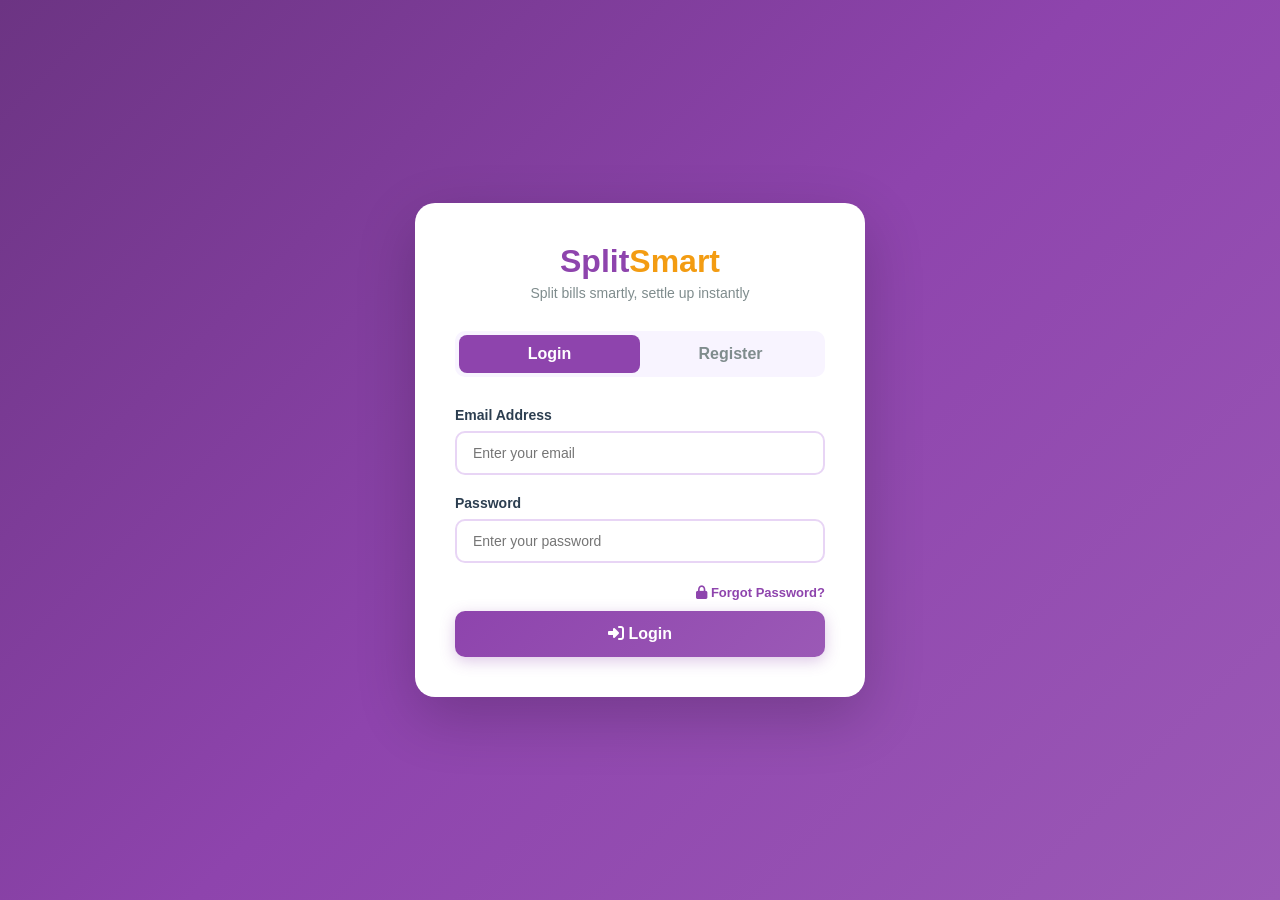
<file: frontend/profile.html>
<!DOCTYPE html>
<html lang="en">
<head>
    <meta charset="UTF-8">
    <meta name="viewport" content="width=device-width, initial-scale=1.0">
    <title>SplitSmart — Profile</title>
    <link rel="stylesheet" href="css/style.css">
    <link rel="stylesheet" href="css/dashboard.css">
    <link rel="stylesheet" href="css/profile.css">
    <link rel="stylesheet" href="css/chatbot.css">
    <script src="js/theme.js"></script>
    <link rel="stylesheet" href="https://cdnjs.cloudflare.com/ajax/libs/font-awesome/6.4.0/css/all.min.css">
</head>
<body>

<!-- Page Loader -->
<div class="page-loader" id="pageLoader">
    <i class="fas fa-spinner"></i>
    <h2>Split<span style="color:#F39C12">Smart</span></h2>
    <p>Loading your profile...</p>
</div>

<div class="app-container">

    <!-- Sidebar -->
    <aside class="sidebar">
        <div class="sidebar-logo">
            <h1>Split<span>Smart</span></h1>
            <p>Split bills smartly</p>
        </div>
        <ul class="sidebar-menu">
            <li><a href="dashboard.html">
                <i class="fas fa-home"></i> Dashboard
            </a></li>
            <li><a href="groups.html">
                <i class="fas fa-users"></i> Groups
            </a></li>
            <li><a href="expenses.html">
                <i class="fas fa-receipt"></i> Expenses
            </a></li>
            <li><a href="analytics.html">
                <i class="fas fa-chart-bar"></i> Analytics
            </a></li>
        </ul>
        <div class="sidebar-bottom">
            <div class="user-profile" onclick="toggleDropdown()">
                <div class="user-avatar" id="userAvatar">U</div>
                <div class="user-info">
                    <h4 id="userName">User</h4>
                    <p id="userEmail">email@example.com</p>
                </div>
                <i class="fas fa-chevron-up" id="dropdownArrow" style="color:rgba(255,255,255,0.6); font-size:12px;"></i>
            </div>
            <div id="profileDropdown" style="display:none; background:rgba(255,255,255,0.1);
                border-radius:10px; margin-top:8px; overflow:hidden;">
                <a href="profile.html" style="display:flex; align-items:center; gap:10px;
                    padding:12px 15px; color:rgba(255,255,255,0.8); font-size:13px;
                    transition:all 0.3s ease; text-decoration:none;"
                    onmouseover="this.style.background='rgba(255,255,255,0.1)'"
                    onmouseout="this.style.background='transparent'">
                    <i class="fas fa-user"></i> Your Profile
                </a>
                <a href="settings.html" style="display:flex; align-items:center; gap:10px;
                    padding:12px 15px; color:rgba(255,255,255,0.8); font-size:13px;
                    transition:all 0.3s ease; text-decoration:none;"
                    onmouseover="this.style.background='rgba(255,255,255,0.1)'"
                    onmouseout="this.style.background='transparent'">
                    <i class="fas fa-cog"></i> Settings
                </a>
                <div style="height:1px; background:rgba(255,255,255,0.1); margin:5px 0;"></div>
                <a onclick="logout()" style="display:flex; align-items:center; gap:10px;
                    padding:12px 15px; color:rgba(255, 100, 100, 0.9); font-size:13px;
                    transition:all 0.3s ease; cursor:pointer;"
                    onmouseover="this.style.background='rgba(255,255,255,0.1)'"
                    onmouseout="this.style.background='transparent'">
                    <i class="fas fa-sign-out-alt"></i> Logout
                </a>
            </div>
        </div>
    </aside>

    <!-- Main Content -->
    <main class="main-content">

        <!-- Top Bar -->
        <div class="topbar">
            <div>
                <h2>Your Profile</h2>
                <p>Manage your personal information</p>
            </div>
        </div>

        <!-- Profile Grid -->
        <div class="profile-grid">

            <!-- Left Column — Avatar & Info -->
            <div class="profile-left">

                <!-- Avatar Card -->
                <div class="card profile-avatar-card">
                    <div class="profile-avatar-wrapper">
                        <div class="profile-avatar-big" id="profileAvatarBig">U</div>
                        <div class="profile-avatar-edit" onclick="document.getElementById('avatarInput').click()">
                            <i class="fas fa-camera"></i>
                        </div>
                        <input type="file" id="avatarInput" accept="image/*" style="display:none;">
                    </div>
                    <h3 id="profileFullName">User Name</h3>
                    <p id="profileEmailDisplay">email@example.com</p>
                    <div class="profile-badge">
                        <i class="fas fa-check-circle"></i> Active Member
                    </div>
                </div>

                <!-- Stats Card -->
                <div class="card profile-stats-card">
                    <h4>Your Stats</h4>
                    <div class="profile-stat-item">
                        <i class="fas fa-receipt" style="color:var(--primary)"></i>
                        <div>
                            <h5 id="totalExpensesCount">0</h5>
                            <p>Total Expenses</p>
                        </div>
                    </div>
                    <div class="profile-stat-item">
                        <i class="fas fa-users" style="color:var(--success)"></i>
                        <div>
                            <h5 id="totalGroupsCount">0</h5>
                            <p>Groups Joined</p>
                        </div>
                    </div>
                    <div class="profile-stat-item">
                        <i class="fas fa-handshake" style="color:var(--secondary)"></i>
                        <div>
                            <h5 id="totalSettlementsCount">0</h5>
                            <p>Settlements Done</p>
                        </div>
                    </div>
                </div>

            </div>

            <!-- Right Column — Edit Forms -->
            <div class="profile-right">

                <!-- Personal Info -->
                <div class="card" id="personal-info">
                    <div class="card-header">
                        <h3><i class="fas fa-user"></i> Personal Information</h3>
                        <button class="btn-secondary" onclick="toggleEdit('personalForm')">
                            <i class="fas fa-edit"></i> Edit
                        </button>
                    </div>
                    <div id="personalForm">
                        <div class="form-row">
                            <div class="form-group">
                                <label>First Name</label>
                                <input type="text" id="editFirstName" placeholder="First name">
                            </div>
                            <div class="form-group">
                                <label>Last Name</label>
                                <input type="text" id="editLastName" placeholder="Last name">
                            </div>
                        </div>
                        <div class="form-group">
                            <label>Username</label>
                            <input type="text" id="editUsername" placeholder="Username">
                        </div>
                        <div class="form-group">
                            <label>Email Address</label>
                            <input type="email" id="editEmail" placeholder="Email" readonly
                                style="background:var(--background); cursor:not-allowed;">
                        </div>
                        <div class="form-group">
                            <label>Phone Number</label>
                            <input type="text" id="editPhone" placeholder="Phone number">
                        </div>
                        <p class="error-message" id="personalError"></p>
                        <p class="success-message" id="personalSuccess"></p>
                        <button class="btn-primary" onclick="updatePersonalInfo()">
                            <i class="fas fa-save"></i> Save Changes
                        </button>
                    </div>
                </div>

                <!-- Payment Settings -->
                <div class="card" id="settings">
                    <div class="card-header">
                        <h3><i class="fas fa-mobile-alt"></i> Payment Settings</h3>
                    </div>
                    <div class="form-group">
                        <label>UPI ID</label>
                        <input type="text" id="editUpiId" placeholder="yourname@upi">
                        <small style="color:var(--text-gray); font-size:12px; margin-top:5px; display:block;">
                            <i class="fas fa-info-circle"></i>
                            Add your UPI ID so others can pay you directly!
                        </small>
                    </div>
                    <p class="error-message" id="upiError"></p>
                    <p class="success-message" id="upiSuccess"></p>
                    <button class="btn-primary" onclick="updateUpiId()">
                        <i class="fas fa-save"></i> Save UPI ID
                    </button>
                </div>

                <!-- Change Password -->
                <div class="card">
                    <div class="card-header">
                        <h3><i class="fas fa-lock"></i> Change Password</h3>
                    </div>
                    <div class="form-group">
                        <label>Current Password</label>
                        <input type="password" id="currentPassword" placeholder="Enter current password">
                    </div>
                    <div class="form-group">
                        <label>New Password</label>
                        <input type="password" id="newPassword" placeholder="Enter new password">
                    </div>
                    <div class="form-group">
                        <label>Confirm New Password</label>
                        <input type="password" id="confirmPassword" placeholder="Confirm new password">
                    </div>
                    <p class="error-message" id="passwordError"></p>
                    <p class="success-message" id="passwordSuccess"></p>
                    <button class="btn-primary" onclick="changePassword()">
                        <i class="fas fa-lock"></i> Change Password
                    </button>
                </div>

            </div>
        </div>

    </main>
</div>

<!-- Toast -->
<div class="toast" id="toast"></div>

<script src="js/profile.js"></script>
<script src="js/chatbot.js"></script>
</body>
</html>
</file>
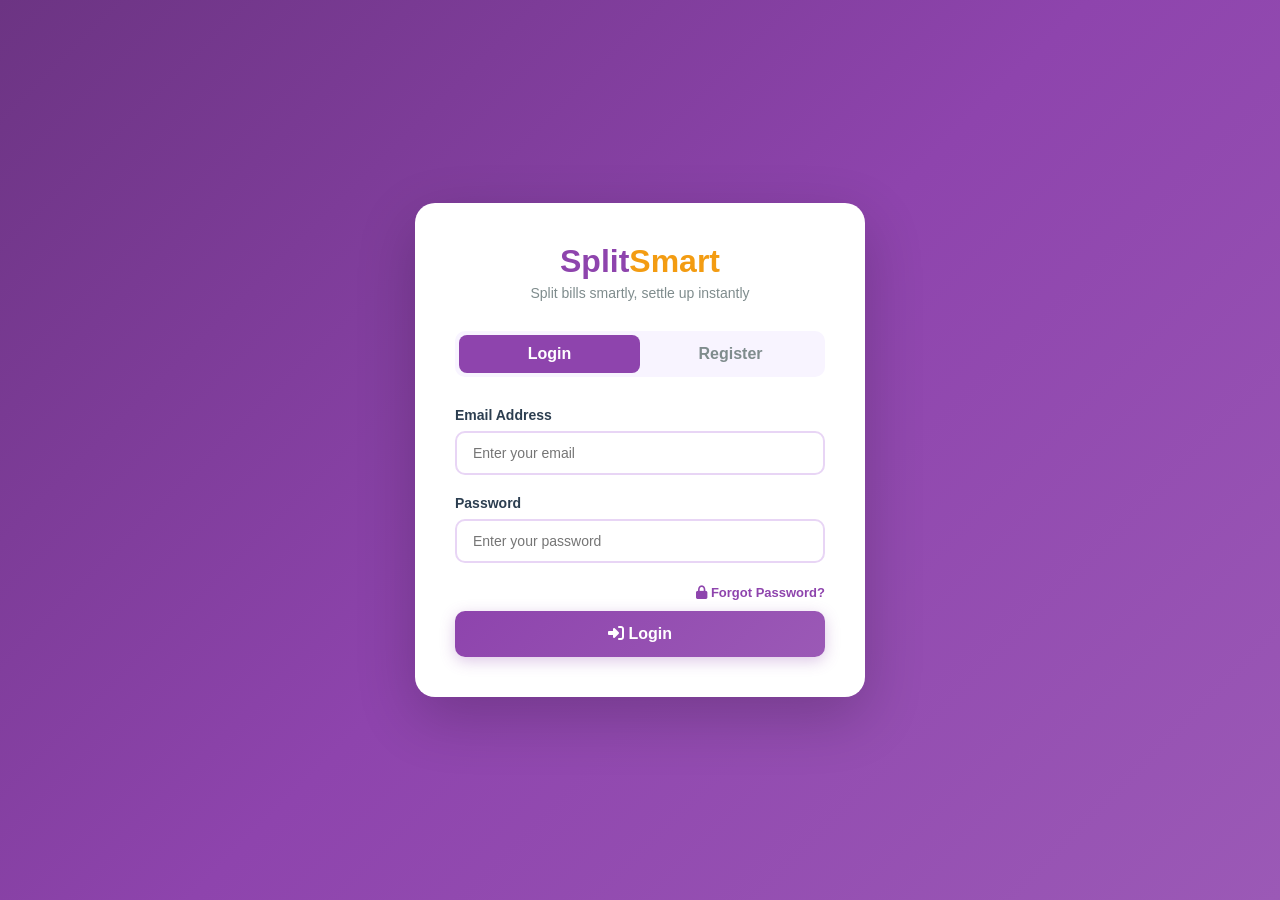
<file: frontend/reset-password.html>
<!DOCTYPE html>
<html lang="en">
<head>
    <meta charset="UTF-8">
    <meta name="viewport" content="width=device-width, initial-scale=1.0">
    <title>SplitSmart — Reset Password</title>
    <link rel="stylesheet" href="css/style.css">
    <link rel="stylesheet" href="https://cdnjs.cloudflare.com/ajax/libs/font-awesome/6.4.0/css/all.min.css">
    <script src="js/theme.js"></script>
</head>
<body>

<div class="auth-container">
    <div class="auth-box">

        <!-- Logo -->
        <div class="auth-logo">
            <h1>Split<span>Smart</span></h1>
            <p>Set your new password</p>
        </div>

        <!-- Form -->
        <div class="form-group">
            <label>New Password</label>
            <input type="password" id="newPassword" placeholder="Enter new password">
        </div>
        <div class="form-group">
            <label>Confirm New Password</label>
            <input type="password" id="confirmPassword" placeholder="Confirm new password">
        </div>

        <p class="error-message" id="resetError"></p>
        <p class="success-message" id="resetSuccess"></p>

        <button class="btn-primary" onclick="resetPassword()">
            <i class="fas fa-lock"></i> Reset Password
        </button>

    </div>
</div>

<!-- Toast -->
<div class="toast" id="toast"></div>

<script>
    const API_URL = 'http://127.0.0.1:8000/api';

    // Get uid and token from URL
    const urlParams = new URLSearchParams(window.location.search);
    const uid = urlParams.get('uid');
    const token = urlParams.get('token');

    if (!uid || !token) {
        window.location.href = 'index.html';
    }

    async function resetPassword() {
        const newPassword = document.getElementById('newPassword').value;
        const confirmPassword = document.getElementById('confirmPassword').value;
        const errorEl = document.getElementById('resetError');
        const successEl = document.getElementById('resetSuccess');

        if (!newPassword || !confirmPassword) {
            errorEl.textContent = 'Please fill in all fields!';
            errorEl.style.display = 'block';
            return;
        }

        if (newPassword !== confirmPassword) {
            errorEl.textContent = 'Passwords do not match!';
            errorEl.style.display = 'block';
            return;
        }

        if (newPassword.length < 8) {
            errorEl.textContent = 'Password must be at least 8 characters!';
            errorEl.style.display = 'block';
            return;
        }

        try {
            const response = await fetch(`${API_URL}/users/reset-password/`, {
                method: 'POST',
                headers: { 'Content-Type': 'application/json' },
                body: JSON.stringify({ uid, token, new_password: newPassword })
            });

            const data = await response.json();

            if (response.ok) {
                successEl.textContent = data.message;
                successEl.style.display = 'block';
                errorEl.style.display = 'none';
                setTimeout(() => {
                    window.location.href = 'index.html';
                }, 2000);
            } else {
                errorEl.textContent = data.error || 'Something went wrong!';
                errorEl.style.display = 'block';
            }
        } catch (error) {
            errorEl.textContent = 'Server error! Please try again.';
            errorEl.style.display = 'block';
        }
    }
</script>

</body>
</html>
</file>
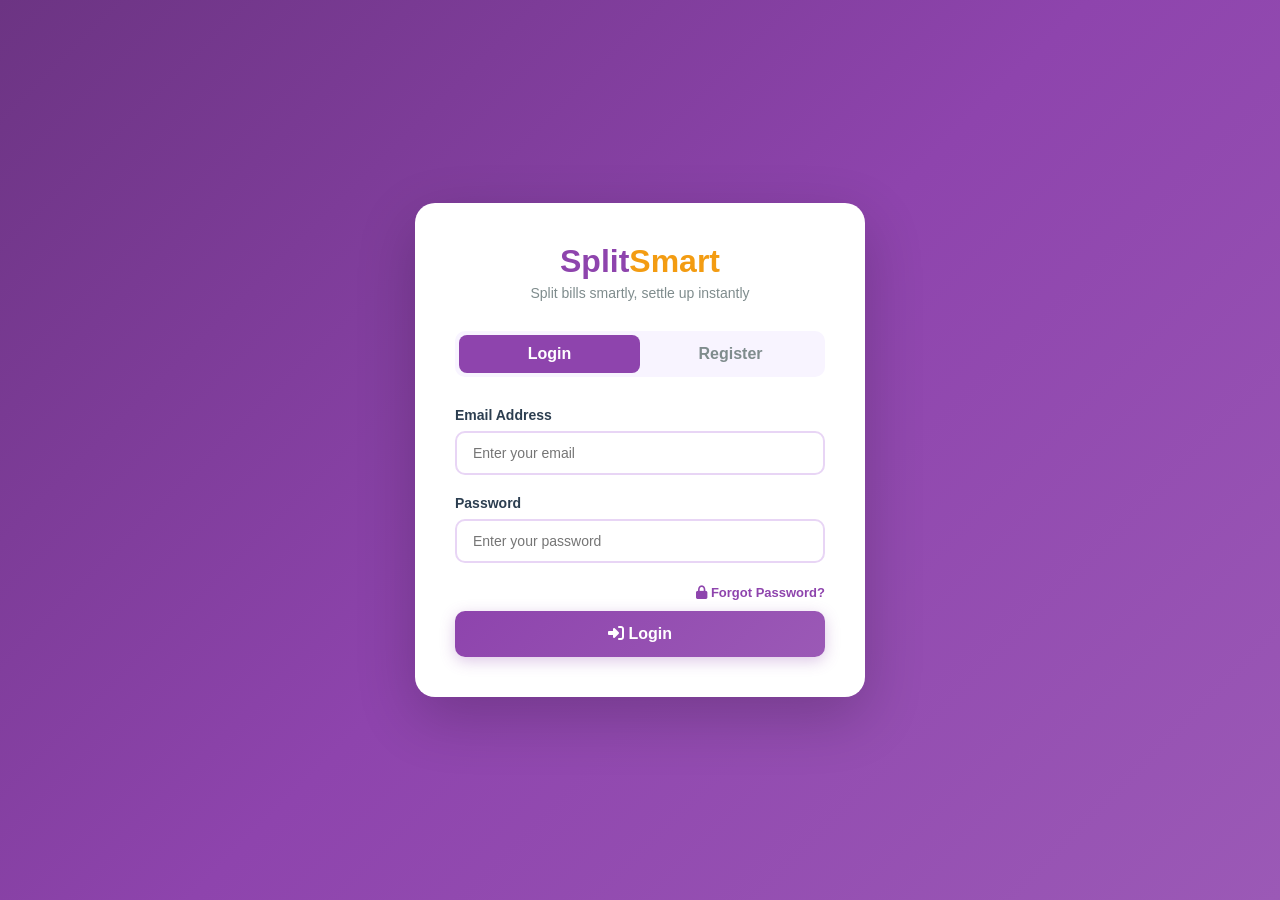
<file: frontend/settings.html>
<!DOCTYPE html>
<html lang="en">
<head>
    <meta charset="UTF-8">
    <meta name="viewport" content="width=device-width, initial-scale=1.0">
    <title>SplitSmart — Settings</title>
    <link rel="stylesheet" href="css/style.css">
    <link rel="stylesheet" href="css/dashboard.css">
    <link rel="stylesheet" href="css/settings.css">
    <link rel="stylesheet" href="css/chatbot.css">
    <script src="js/theme.js"></script>
    <link rel="stylesheet" href="https://cdnjs.cloudflare.com/ajax/libs/font-awesome/6.4.0/css/all.min.css">
</head>
<body>

<!-- Page Loader -->
<div class="page-loader" id="pageLoader">
    <i class="fas fa-spinner"></i>
    <h2>Split<span style="color:#F39C12">Smart</span></h2>
    <p>Loading settings...</p>
</div>

<div class="app-container">

    <!-- Sidebar -->
    <aside class="sidebar">
        <div class="sidebar-logo">
            <h1>Split<span>Smart</span></h1>
            <p>Split bills smartly</p>
        </div>
        <ul class="sidebar-menu">
            <li><a href="dashboard.html">
                <i class="fas fa-home"></i> Dashboard
            </a></li>
            <li><a href="groups.html">
                <i class="fas fa-users"></i> Groups
            </a></li>
            <li><a href="expenses.html">
                <i class="fas fa-receipt"></i> Expenses
            </a></li>
            <li><a href="analytics.html">
                <i class="fas fa-chart-bar"></i> Analytics
            </a></li>
        </ul>
        <div class="sidebar-bottom">
            <div class="user-profile" onclick="toggleDropdown()">
                <div class="user-avatar" id="userAvatar">U</div>
                <div class="user-info">
                    <h4 id="userName">User</h4>
                    <p id="userEmail">email@example.com</p>
                </div>
                <i class="fas fa-chevron-up" id="dropdownArrow" style="color:rgba(255,255,255,0.6); font-size:12px;"></i>
            </div>
            <div id="profileDropdown" style="display:none; background:rgba(255,255,255,0.1);
                border-radius:10px; margin-top:8px; overflow:hidden;">
                <a href="profile.html" style="display:flex; align-items:center; gap:10px;
                    padding:12px 15px; color:rgba(255,255,255,0.8); font-size:13px;
                    transition:all 0.3s ease; text-decoration:none;"
                    onmouseover="this.style.background='rgba(255,255,255,0.1)'"
                    onmouseout="this.style.background='transparent'">
                    <i class="fas fa-user"></i> Your Profile
                </a>
                <a href="settings.html" style="display:flex; align-items:center; gap:10px;
                    padding:12px 15px; color:rgba(255,255,255,0.8); font-size:13px;
                    transition:all 0.3s ease; text-decoration:none;"
                    onmouseover="this.style.background='rgba(255,255,255,0.1)'"
                    onmouseout="this.style.background='transparent'">
                    <i class="fas fa-cog"></i> Settings
                </a>
                <div style="height:1px; background:rgba(255,255,255,0.1); margin:5px 0;"></div>
                <a onclick="logout()" style="display:flex; align-items:center; gap:10px;
                    padding:12px 15px; color:rgba(255, 100, 100, 0.9); font-size:13px;
                    transition:all 0.3s ease; cursor:pointer;"
                    onmouseover="this.style.background='rgba(255,255,255,0.1)'"
                    onmouseout="this.style.background='transparent'">
                    <i class="fas fa-sign-out-alt"></i> Logout
                </a>
            </div>
        </div>
    </aside>

    <!-- Main Content -->
    <main class="main-content">

        <!-- Top Bar -->
        <div class="topbar">
            <div>
                <h2>Settings</h2>
                <p>Manage your app preferences</p>
            </div>
        </div>

        <!-- Settings Grid -->
        <div class="settings-grid">

            <!-- Left Menu -->
            <div class="settings-menu">
                <div class="settings-menu-item active" onclick="showSection('payment')">
                    <i class="fas fa-mobile-alt"></i> Payment Settings
                </div>
                <div class="settings-menu-item" onclick="showSection('notifications')">
                    <i class="fas fa-bell"></i> Notifications
                </div>
                <div class="settings-menu-item" onclick="showSection('appearance')">
                    <i class="fas fa-paint-brush"></i> Appearance
                </div>
                <div class="settings-menu-item" onclick="showSection('privacy')">
                    <i class="fas fa-shield-alt"></i> Privacy
                </div>
                <div class="settings-menu-item danger" onclick="showSection('danger')">
                    <i class="fas fa-exclamation-triangle"></i> Danger Zone
                </div>
            </div>

            <!-- Right Content -->
            <div class="settings-content">

                <!-- Payment Settings -->
                <div class="settings-section active" id="section-payment">
                    <div class="card">
                        <div class="card-header">
                            <h3><i class="fas fa-mobile-alt"></i> Payment Settings</h3>
                        </div>
                        <p style="font-size:14px; color:var(--text-gray); margin-bottom:20px;">
                            Add your UPI ID so friends can pay you directly through GPay, PhonePe or Paytm!
                        </p>
                        <div class="form-group">
                            <label>UPI ID</label>
                            <input type="text" id="upiId" placeholder="yourname@upi">
                            <small style="color:var(--text-gray); font-size:12px; margin-top:5px; display:block;">
                                <i class="fas fa-info-circle"></i>
                                Example: name@okicici, name@ybl, name@paytm
                            </small>
                        </div>
                        <p class="error-message" id="upiError"></p>
                        <p class="success-message" id="upiSuccess"></p>
                        <button class="btn-primary" onclick="saveUpiId()">
                            <i class="fas fa-save"></i> Save UPI ID
                        </button>
                    </div>
                </div>

                <!-- Notifications -->
                <div class="settings-section" id="section-notifications">
                    <div class="card">
                        <div class="card-header">
                            <h3><i class="fas fa-bell"></i> Notification Preferences</h3>
                        </div>
                        <p style="font-size:14px; color:var(--text-gray); margin-bottom:20px;">
                            Choose what notifications you want to receive!
                        </p>
                        <div class="toggle-item">
                            <div class="toggle-info">
                                <h4>New Expense Added</h4>
                                <p>Get notified when someone adds an expense in your group</p>
                            </div>
                            <label class="toggle-switch">
                                <input type="checkbox" id="notifExpense" checked>
                                <span class="toggle-slider"></span>
                            </label>
                        </div>
                        <div class="toggle-item">
                            <div class="toggle-info">
                                <h4>Added to Group</h4>
                                <p>Get notified when someone adds you to a group</p>
                            </div>
                            <label class="toggle-switch">
                                <input type="checkbox" id="notifGroup" checked>
                                <span class="toggle-slider"></span>
                            </label>
                        </div>
                        <div class="toggle-item">
                            <div class="toggle-info">
                                <h4>Payment Received</h4>
                                <p>Get notified when someone settles up with you</p>
                            </div>
                            <label class="toggle-switch">
                                <input type="checkbox" id="notifPayment" checked>
                                <span class="toggle-slider"></span>
                            </label>
                        </div>
                        <div class="toggle-item">
                            <div class="toggle-info">
                                <h4>Payment Reminder</h4>
                                <p>Get reminded about pending payments</p>
                            </div>
                            <label class="toggle-switch">
                                <input type="checkbox" id="notifReminder">
                                <span class="toggle-slider"></span>
                            </label>
                        </div>
                        <button class="btn-primary" style="margin-top:20px;" onclick="saveNotifications()">
                            <i class="fas fa-save"></i> Save Preferences
                        </button>
                    </div>
                </div>

                <!-- Appearance -->
                <div class="settings-section" id="section-appearance">
                    <div class="card">
                        <div class="card-header">
                            <h3><i class="fas fa-paint-brush"></i> Appearance</h3>
                        </div>
                        <p style="font-size:14px; color:var(--text-gray); margin-bottom:20px;">
                            Customize how SplitSmart looks for you!
                        </p>

                        <!-- Theme -->
                        <div class="form-group">
                            <label>Theme</label>
                            <div class="theme-options">
                                <div class="theme-option active" onclick="setTheme('light')">
                                    <div class="theme-preview light-preview"></div>
                                    <span>Light</span>
                                </div>
                                <div class="theme-option" onclick="setTheme('dark')">
                                    <div class="theme-preview dark-preview"></div>
                                    <span>Dark</span>
                                </div>
                                <div class="theme-option" onclick="setTheme('purple')">
                                    <div class="theme-preview purple-preview"></div>
                                    <span>Purple</span>
                                </div>
                            </div>
                        </div>

                        <!-- Currency -->
                        <div class="form-group" style="margin-top:20px;">
                            <label>Currency</label>
                            <select id="currencySelect">
                                <option value="INR">₹ Indian Rupee (INR)</option>
                                <option value="USD">$ US Dollar (USD)</option>
                                <option value="EUR">€ Euro (EUR)</option>
                                <option value="GBP">£ British Pound (GBP)</option>
                            </select>
                        </div>

                        <button class="btn-primary" style="margin-top:20px;" onclick="saveAppearance()">
                            <i class="fas fa-save"></i> Save Appearance
                        </button>
                    </div>
                </div>

                <!-- Privacy -->
                <div class="settings-section" id="section-privacy">
                    <div class="card">
                        <div class="card-header">
                            <h3><i class="fas fa-shield-alt"></i> Privacy Settings</h3>
                        </div>
                        <p style="font-size:14px; color:var(--text-gray); margin-bottom:20px;">
                            Control your privacy preferences!
                        </p>
                        <div class="toggle-item">
                            <div class="toggle-info">
                                <h4>Show my UPI ID to group members</h4>
                                <p>Allow group members to see your UPI ID for payments</p>
                            </div>
                            <label class="toggle-switch">
                                <input type="checkbox" id="privacyUpi" checked>
                                <span class="toggle-slider"></span>
                            </label>
                        </div>
                        <div class="toggle-item">
                            <div class="toggle-info">
                                <h4>Show my email to group members</h4>
                                <p>Allow group members to see your email address</p>
                            </div>
                            <label class="toggle-switch">
                                <input type="checkbox" id="privacyEmail" checked>
                                <span class="toggle-slider"></span>
                            </label>
                        </div>
                        <button class="btn-primary" style="margin-top:20px;" onclick="savePrivacy()">
                            <i class="fas fa-save"></i> Save Privacy Settings
                        </button>
                    </div>
                </div>

                <!-- Danger Zone -->
                <div class="settings-section" id="section-danger">
                    <div class="card danger-card">
                        <div class="card-header">
                            <h3 style="color:var(--danger);">
                                <i class="fas fa-exclamation-triangle"></i> Danger Zone
                            </h3>
                        </div>
                        <p style="font-size:14px; color:var(--text-gray); margin-bottom:25px;">
                            These actions are irreversible. Please be careful!
                        </p>
                        <div class="danger-item">
                            <div>
                                <h4>Clear All Expenses</h4>
                                <p>Delete all your expenses permanently. This cannot be undone!</p>
                            </div>
                            <button class="btn-danger" onclick="confirmAction('clear-expenses')">
                                <i class="fas fa-trash"></i> Clear Expenses
                            </button>
                        </div>
                        <div class="danger-item">
                            <div>
                                <h4>Delete Account</h4>
                                <p>Permanently delete your account and all associated data!</p>
                            </div>
                            <button class="btn-danger" onclick="confirmAction('delete-account')">
                                <i class="fas fa-user-times"></i> Delete Account
                            </button>
                        </div>
                    </div>
                </div>

            </div>
        </div>

    </main>
</div>

<!-- Toast -->
<div class="toast" id="toast"></div>

<script src="js/settings.js"></script>
<script src="js/chatbot.js"></script>
</body>
</html>
</file>
<file: frontend/css/style.css>
/* ===== GLOBAL STYLES ===== */
* {
    margin: 0;
    padding: 0;
    box-sizing: border-box;
}

:root {
    --primary: #8E44AD;
    --primary-light: #9B59B6;
    --primary-dark: #6C3483;
    --secondary: #F39C12;
    --background: #F8F4FF;
    --white: #FFFFFF;
    --card-bg: #FFFFFF;
    --text-dark: #2C3E50;
    --text-gray: #7F8C8D;
    --text-muted: #999999;
    --border: #E8D5F5;
    --border-light: #f5f0ff;
    --success: #27AE60;
    --danger: #E74C3C;
    --shadow: 0 2px 15px rgba(142, 68, 173, 0.1);
    --shadow-hover: 0 5px 25px rgba(142, 68, 173, 0.2);
    --input-bg: #FFFFFF;
    --hover-bg: rgba(106, 27, 154, 0.05);
}

body {
    font-family: 'Segoe UI', Tahoma, Geneva, Verdana, sans-serif;
    background-color: var(--background);
    color: var(--text-dark);
}

a {
    text-decoration: none;
    color: inherit;
}

button {
    cursor: pointer;
    border: none;
    outline: none;
}

input, select, textarea {
    outline: none;
    border: none;
    font-family: inherit;
}

/* ===== AUTH PAGES ===== */
.auth-container {
    min-height: 100vh;
    display: flex;
    align-items: center;
    justify-content: center;
    background: linear-gradient(135deg, #6C3483 0%, #8E44AD 50%, #9B59B6 100%);
    padding: 20px;
}

.auth-box {
    background: var(--card-bg);
    border-radius: 20px;
    padding: 40px;
    width: 100%;
    max-width: 450px;
    box-shadow: 0 20px 60px rgba(0, 0, 0, 0.2);
}
.auth-logo {
    text-align: center;
    margin-bottom: 30px;
}

.auth-logo h1 {
    font-size: 32px;
    color: var(--primary);
    font-weight: 700;
}

.auth-logo h1 span {
    color: var(--secondary);
}

.auth-logo p {
    color: var(--text-gray);
    font-size: 14px;
    margin-top: 5px;
}

.auth-tabs {
    display: flex;
    margin-bottom: 30px;
    background: var(--background);
    border-radius: 10px;
    padding: 4px;
}

.auth-tab {
    flex: 1;
    padding: 10px;
    text-align: center;
    border-radius: 8px;
    cursor: pointer;
    font-weight: 600;
    color: var(--text-gray);
    transition: all 0.3s ease;
}

.auth-tab.active {
    background: var(--primary);
    color: var(--white);
}

.form-group {
    margin-bottom: 20px;
}

.form-group label {
    display: block;
    font-size: 14px;
    font-weight: 600;
    color: var(--text-dark);
    margin-bottom: 8px;
}

.form-group input {
    width: 100%;
    padding: 12px 16px;
    border: 2px solid var(--border);
    border-radius: 10px;
    font-size: 14px;
    color: var(--text-dark);
    background: var(--input-bg);
    transition: border-color 0.3s ease;
}

.form-group input:focus {
    border-color: var(--primary);
}

.form-row {
    display: grid;
    grid-template-columns: 1fr 1fr;
    gap: 15px;
}

.btn-primary {
    width: 100%;
    padding: 14px;
    background: linear-gradient(135deg, var(--primary), var(--primary-light));
    color: var(--white);
    border-radius: 10px;
    font-size: 16px;
    font-weight: 600;
    transition: all 0.3s ease;
    box-shadow: 0 4px 15px rgba(142, 68, 173, 0.3);
}

.btn-primary:hover {
    transform: translateY(-2px);
    box-shadow: 0 6px 20px rgba(142, 68, 173, 0.4);
}

.btn-secondary {
    padding: 10px 20px;
    background: var(--background);
    color: var(--primary);
    border-radius: 10px;
    font-size: 14px;
    font-weight: 600;
    border: 2px solid var(--border);
    transition: all 0.3s ease;
}

.btn-secondary:hover {
    background: var(--primary);
    color: var(--white);
}

.error-message {
    color: var(--danger);
    font-size: 13px;
    margin-top: 5px;
    display: none;
}

.success-message {
    color: var(--success);
    font-size: 13px;
    margin-top: 5px;
    display: none;
}

/* ===== TOAST NOTIFICATION ===== */
.toast {
    position: fixed;
    bottom: 30px;
    right: 30px;
    background: var(--primary);
    color: var(--white);
    padding: 15px 25px;
    border-radius: 10px;
    font-size: 14px;
    font-weight: 600;
    box-shadow: var(--shadow-hover);
    z-index: 9999;
    transform: translateY(100px);
    opacity: 0;
    transition: all 0.3s ease;
}

.toast.show {
    transform: translateY(0);
    opacity: 1;
}

.toast.success { background: var(--success); }
.toast.error { background: var(--danger); }

/* ===== SCROLLBAR ===== */
::-webkit-scrollbar { width: 6px; }
::-webkit-scrollbar-track { background: var(--background); }
::-webkit-scrollbar-thumb { background: var(--primary-light); border-radius: 3px; }


/* ===== LOADING SPINNER ===== */
.loading-spinner {
    display: flex;
    flex-direction: column;
    align-items: center;
    justify-content: center;
    padding: 30px;
    color: var(--text-gray);
}

.loading-spinner i {
    font-size: 30px;
    color: var(--primary);
    margin-bottom: 10px;
    animation: spin 1s linear infinite;
}

@keyframes spin {
    0% { transform: rotate(0deg); }
    100% { transform: rotate(360deg); }
}

/* ===== PAGE LOADER ===== */
.page-loader {
    position: fixed;
    top: 0;
    left: 0;
    right: 0;
    bottom: 0;
    background: var(--background);
    display: flex;
    align-items: center;
    justify-content: center;
    z-index: 9999;
    flex-direction: column;
    gap: 15px;
}

.page-loader h2 {
    font-size: 24px;
    color: var(--primary);
    font-weight: 700;
}

.page-loader p {
    color: var(--text-gray);
    font-size: 14px;
}

.page-loader i {
    font-size: 40px;
    color: var(--primary);
    animation: spin 1s linear infinite;
}

/* ===== BADGE ===== */
.badge {
    display: inline-block;
    padding: 3px 10px;
    border-radius: 20px;
    font-size: 11px;
    font-weight: 600;
}

.badge-success {
    background: rgba(39, 174, 96, 0.1);
    color: var(--success);
}

.badge-danger {
    background: rgba(231, 76, 60, 0.1);
    color: var(--danger);
}

.badge-purple {
    background: rgba(142, 68, 173, 0.1);
    color: var(--primary);
}

/* ===== HOVER EFFECTS ===== */
.card {
    transition: all 0.3s ease;
}

.card:hover {
    box-shadow: var(--shadow-hover);
}

/* ===== DIVIDER ===== */
.divider {
    height: 1px;
    background: var(--border);
    margin: 20px 0;
}

/* ===== NO DATA ===== */
.no-data {
    text-align: center;
    padding: 40px 20px;
}

.no-data i {
    font-size: 50px;
    color: var(--border);
    margin-bottom: 15px;
}

.no-data h4 {
    font-size: 16px;
    color: var(--text-gray);
    margin-bottom: 8px;
}

.no-data p {
    font-size: 13px;
    color: var(--text-gray);
}

/* ===== ANIMATIONS ===== */
@keyframes fadeInUp {
    from { opacity: 0; transform: translateY(30px); }
    to { opacity: 1; transform: translateY(0); }
}

@keyframes fadeInLeft {
    from { opacity: 0; transform: translateX(-30px); }
    to { opacity: 1; transform: translateX(0); }
}

@keyframes fadeInRight {
    from { opacity: 0; transform: translateX(30px); }
    to { opacity: 1; transform: translateX(0); }
}

@keyframes scaleIn {
    from { opacity: 0; transform: scale(0.9); }
    to { opacity: 1; transform: scale(1); }
}

@keyframes slideInDown {
    from { opacity: 0; transform: translateY(-20px); }
    to { opacity: 1; transform: translateY(0); }
}

/* Animate stat cards */
.stat-card {
    animation: fadeInUp 0.6s ease both;
}

.stat-card:nth-child(1) { animation-delay: 0.1s; }
.stat-card:nth-child(2) { animation-delay: 0.2s; }
.stat-card:nth-child(3) { animation-delay: 0.3s; }
.stat-card:nth-child(4) { animation-delay: 0.4s; }

/* Animate cards */
.card {
    animation: scaleIn 0.5s ease both;
}

/* Animate sidebar */
.sidebar {
    animation: fadeInLeft 0.5s ease both;
}

/* Animate topbar */
.topbar {
    animation: slideInDown 0.5s ease both;
}

/* Animate modal */
.modal {
    animation: scaleIn 0.3s ease both;
}

/* Hover effects for buttons */
.btn-add {
    position: relative;
    overflow: hidden;
}

.btn-add::after {
    content: '';
    position: absolute;
    top: 50%;
    left: 50%;
    width: 0;
    height: 0;
    background: rgba(255,255,255,0.2);
    border-radius: 50%;
    transform: translate(-50%, -50%);
    transition: width 0.5s ease, height 0.5s ease;
}

.btn-add:hover::after {
    width: 300px;
    height: 300px;
}

/* Smooth transitions */
.balance-item, .expense-item {
    transition: all 0.3s ease;
}

.balance-item:hover, .expense-item:hover {
    background: rgba(142, 68, 173, 0.05);
    padding-left: 10px;
    border-radius: 10px;
}
</file>
<file: frontend/css/dashboard.css>
/* ===== LAYOUT ===== */
.app-container {
    display: flex;
    min-height: 100vh;
    background: var(--background);
}

/* ===== SIDEBAR ===== */
.sidebar {
    width: 260px;
    background: linear-gradient(180deg, #4A148C 0%, #6A1B9A 50%, #7B1FA2 100%);
    padding: 25px 0;
    position: fixed;
    height: 100vh;
    overflow-y: auto;
    z-index: 100;
    box-shadow: 4px 0 25px rgba(74, 20, 140, 0.2);
}

.sidebar-logo {
    padding: 0 25px 25px;
    border-bottom: 1px solid rgba(255,255,255,0.08);
    margin-bottom: 20px;
}

.sidebar-logo h1 {
    font-size: 24px;
    color: white;
    font-weight: 800;
    letter-spacing: -0.5px;
}

.sidebar-logo h1 span { color: #F39C12; }

.sidebar-logo p {
    color: rgba(255,255,255,0.4);
    font-size: 11px;
    margin-top: 4px;
    letter-spacing: 0.5px;
}

.sidebar-menu {
    list-style: none;
    padding: 0 12px;
}

.sidebar-menu li { margin-bottom: 4px; }

.sidebar-menu li a {
    display: flex;
    align-items: center;
    gap: 12px;
    padding: 12px 15px;
    border-radius: 12px;
    color: rgba(255,255,255,0.55);
    font-size: 14px;
    font-weight: 500;
    transition: all 0.3s ease;
    text-decoration: none;
}

.sidebar-menu li a:hover {
    background: rgba(255,255,255,0.08);
    color: white;
    transform: translateX(3px);
}

.sidebar-menu li a.active {
    background: rgba(255,255,255,0.12);
    color: white;
    font-weight: 600;
    box-shadow: inset 3px 0 0 #F39C12;
}

.sidebar-menu li a i {
    width: 20px;
    text-align: center;
    font-size: 15px;
}

.sidebar-bottom {
    position: absolute;
    bottom: 25px;
    left: 0;
    right: 0;
    padding: 0 12px;
}

.user-profile {
    display: flex;
    align-items: center;
    gap: 10px;
    padding: 12px 15px;
    background: rgba(255,255,255,0.07);
    border-radius: 12px;
    cursor: pointer;
    transition: all 0.3s ease;
    border: 1px solid rgba(255,255,255,0.08);
}

.user-profile:hover { background: rgba(255,255,255,0.12); }

.user-avatar {
    width: 36px;
    height: 36px;
    background: linear-gradient(135deg, #F39C12, #E67E22);
    border-radius: 10px;
    display: flex;
    align-items: center;
    justify-content: center;
    font-size: 14px;
    font-weight: 700;
    color: white;
    flex-shrink: 0;
}

.user-info h4 {
    color: white;
    font-size: 13px;
    font-weight: 600;
}

.user-info p {
    color: rgba(255,255,255,0.4);
    font-size: 11px;
    margin-top: 1px;
}

/* ===== MAIN CONTENT ===== */
.main-content {
    margin-left: 260px;
    flex: 1;
    padding: 30px;
    min-height: 100vh;
    background: var(--background);
}

/* ===== TOP BAR ===== */
.topbar {
    display: flex;
    align-items: center;
    justify-content: space-between;
    margin-bottom: 30px;
}

.topbar h2 {
    font-size: 26px;
    font-weight: 800;
    color: var(--text-dark);
    letter-spacing: -0.5px;
}

.topbar p {
    color: var(--text-muted);
    font-size: 14px;
    margin-top: 3px;
}

.topbar-actions { display: flex; gap: 10px; }

.btn-add {
    display: flex;
    align-items: center;
    gap: 8px;
    padding: 12px 22px;
    background: linear-gradient(135deg, #6A1B9A, #7B1FA2);
    color: white;
    border-radius: 12px;
    font-size: 14px;
    font-weight: 600;
    transition: all 0.3s ease;
    box-shadow: 0 4px 15px rgba(106, 27, 154, 0.3);
    border: none;
    cursor: pointer;
    position: relative;
    overflow: hidden;
}

.btn-add::before {
    content: '';
    position: absolute;
    top: 0;
    left: -100%;
    width: 100%;
    height: 100%;
    background: linear-gradient(90deg, transparent, rgba(255,255,255,0.15), transparent);
    transition: left 0.5s ease;
}

.btn-add:hover::before { left: 100%; }

.btn-add:hover {
    transform: translateY(-2px);
    box-shadow: 0 8px 25px rgba(106, 27, 154, 0.4);
}

/* ===== STATS CARDS ===== */
.stats-grid {
    display: grid;
    grid-template-columns: repeat(4, 1fr);
    gap: 20px;
    margin-bottom: 25px;
}

.stat-card {
    background: var(--card-bg);
    border-radius: 18px;
    padding: 22px 20px;
    display: flex;
    align-items: center;
    gap: 15px;
    transition: all 0.3s ease;
    border: 1px solid var(--border);
    box-shadow: var(--shadow);
    position: relative;
    overflow: hidden;
    cursor: pointer;
}

.stat-card::before {
    content: '';
    position: absolute;
    top: 0;
    left: 0;
    right: 0;
    height: 3px;
    background: linear-gradient(90deg, #6A1B9A, #F39C12);
    opacity: 0;
    transition: opacity 0.3s ease;
}

.stat-card:hover {
    transform: translateY(-4px);
    box-shadow: var(--shadow-hover);
    border-color: rgba(106, 27, 154, 0.2);
}

.stat-card:hover::before { opacity: 1; }

.stat-icon {
    width: 52px;
    height: 52px;
    border-radius: 14px;
    display: flex;
    align-items: center;
    justify-content: center;
    font-size: 22px;
    flex-shrink: 0;
}

.stat-icon.purple { background: rgba(106, 27, 154, 0.1); color: #9B59B6; }
.stat-icon.green { background: rgba(39, 174, 96, 0.1); color: #27AE60; }
.stat-icon.orange { background: rgba(243, 156, 18, 0.1); color: #F39C12; }
.stat-icon.red { background: rgba(231, 76, 60, 0.1); color: #E74C3C; }

.stat-info h3 {
    font-size: 22px;
    font-weight: 800;
    color: var(--text-dark);
    letter-spacing: -0.5px;
}

.stat-info p {
    font-size: 12px;
    color: var(--text-muted);
    margin-top: 3px;
    font-weight: 500;
}

/* ===== DASHBOARD GRID ===== */
.dashboard-grid {
    display: grid;
    grid-template-columns: 1fr 1fr;
    gap: 20px;
}

/* ===== CARDS ===== */
.card {
    background: var(--card-bg);
    border-radius: 20px;
    padding: 25px;
    box-shadow: var(--shadow);
    border: 1px solid var(--border);
    transition: all 0.3s ease;
}

.card:hover { box-shadow: var(--shadow-hover); }

.card-header {
    display: flex;
    align-items: center;
    justify-content: space-between;
    margin-bottom: 20px;
    padding-bottom: 15px;
    border-bottom: 1px solid var(--border-light);
}

.card-header h3 {
    font-size: 15px;
    font-weight: 700;
    color: var(--text-dark);
    display: flex;
    align-items: center;
    gap: 8px;
}

.card-header h3 i { color: #6A1B9A; font-size: 16px; }

.card-header a {
    font-size: 12px;
    color: #6A1B9A;
    font-weight: 600;
    padding: 5px 12px;
    background: rgba(106, 27, 154, 0.08);
    border-radius: 20px;
    transition: all 0.3s ease;
    text-decoration: none;
}

.card-header a:hover {
    background: #6A1B9A;
    color: white;
}

/* ===== BALANCE LIST ===== */
.balance-item {
    display: flex;
    align-items: center;
    justify-content: space-between;
    padding: 13px 0;
    border-bottom: 1px solid var(--border-light);
    transition: all 0.3s ease;
}

.balance-item:last-child { border-bottom: none; }
.balance-item:hover { padding-left: 5px; }

.balance-user {
    display: flex;
    align-items: center;
    gap: 12px;
}

.balance-avatar {
    width: 38px;
    height: 38px;
    background: linear-gradient(135deg, #6A1B9A, #7B1FA2);
    border-radius: 12px;
    display: flex;
    align-items: center;
    justify-content: center;
    color: white;
    font-size: 13px;
    font-weight: 700;
}

.balance-user h4 {
    font-size: 14px;
    font-weight: 600;
    color: var(--text-dark);
}

.balance-user p {
    font-size: 12px;
    color: var(--text-muted);
    margin-top: 2px;
}

.balance-amount { font-size: 15px; font-weight: 700; }
.balance-amount.positive { color: #27AE60; }
.balance-amount.negative { color: #E74C3C; }

/* ===== RECENT EXPENSES ===== */
.expense-item {
    display: flex;
    align-items: center;
    justify-content: space-between;
    padding: 13px 0;
    border-bottom: 1px solid var(--border-light);
    transition: all 0.3s ease;
}

.expense-item:last-child { border-bottom: none; }
.expense-item:hover { padding-left: 5px; }

.expense-info {
    display: flex;
    align-items: center;
    gap: 12px;
}

.expense-icon {
    width: 40px;
    height: 40px;
    background: rgba(106, 27, 154, 0.08);
    border-radius: 12px;
    display: flex;
    align-items: center;
    justify-content: center;
    color: #6A1B9A;
    font-size: 16px;
    transition: all 0.3s ease;
}

.expense-item:hover .expense-icon { background: rgba(106, 27, 154, 0.15); }

.expense-info h4 {
    font-size: 14px;
    font-weight: 600;
    color: var(--text-dark);
}

.expense-info p {
    font-size: 12px;
    color: var(--text-muted);
    margin-top: 2px;
}

.expense-amount {
    font-size: 15px;
    font-weight: 700;
    color: var(--text-dark);
}

/* ===== EMPTY STATE ===== */
.empty-state {
    text-align: center;
    padding: 35px 20px;
}

.empty-state i {
    font-size: 35px;
    margin-bottom: 12px;
    color: var(--border);
    display: block;
}

.empty-state p {
    font-size: 14px;
    color: var(--text-muted);
}

/* ===== MODAL ===== */
.modal-overlay {
    position: fixed;
    top: 0;
    left: 0;
    right: 0;
    bottom: 0;
    background: rgba(0,0,0,0.5);
    z-index: 1000;
    display: none;
    align-items: center;
    justify-content: center;
    backdrop-filter: blur(4px);
}

.modal-overlay.show { display: flex; }

.modal {
    background: var(--card-bg);
    border-radius: 20px;
    padding: 30px;
    width: 100%;
    max-width: 500px;
    max-height: 90vh;
    overflow-y: auto;
    box-shadow: 0 25px 60px rgba(0,0,0,0.15);
    animation: modalIn 0.3s ease;
}

@keyframes modalIn {
    from { opacity: 0; transform: scale(0.95) translateY(10px); }
    to { opacity: 1; transform: scale(1) translateY(0); }
}

.modal-header {
    display: flex;
    align-items: center;
    justify-content: space-between;
    margin-bottom: 25px;
    padding-bottom: 15px;
    border-bottom: 1px solid var(--border-light);
}

.modal-header h3 {
    font-size: 18px;
    font-weight: 700;
    color: var(--text-dark);
}

.modal-close {
    width: 32px;
    height: 32px;
    background: var(--background);
    border-radius: 8px;
    display: flex;
    align-items: center;
    justify-content: center;
    cursor: pointer;
    color: #6A1B9A;
    font-size: 14px;
    transition: all 0.3s ease;
}

.modal-close:hover {
    background: #6A1B9A;
    color: white;
}

.form-group select {
    width: 100%;
    padding: 12px 16px;
    border: 1.5px solid var(--border);
    border-radius: 10px;
    font-size: 14px;
    color: var(--text-dark);
    background: var(--input-bg);
    transition: border-color 0.3s ease;
    outline: none;
}

.form-group select:focus { border-color: #6A1B9A; }

/* ===== LOADING SPINNER ===== */
.loading-spinner {
    display: flex;
    flex-direction: column;
    align-items: center;
    justify-content: center;
    padding: 30px;
}

.loading-spinner i {
    font-size: 28px;
    color: #6A1B9A;
    margin-bottom: 10px;
}

/* ===== PAGE LOADER ===== */
.page-loader {
    position: fixed;
    top: 0;
    left: 0;
    right: 0;
    bottom: 0;
    background: var(--background);
    display: flex;
    align-items: center;
    justify-content: center;
    z-index: 9999;
    flex-direction: column;
    gap: 15px;
}

.page-loader h2 {
    font-size: 24px;
    color: #6A1B9A;
    font-weight: 800;
}

.page-loader p {
    color: var(--text-muted);
    font-size: 14px;
}

.page-loader i {
    font-size: 35px;
    color: #6A1B9A;
    animation: spin 1s linear infinite;
}

@keyframes spin {
    0% { transform: rotate(0deg); }
    100% { transform: rotate(360deg); }
}

/* ===== WELCOME BANNER ===== */
.welcome-banner {
    display: flex;
    align-items: center;
    justify-content: space-between;
    background: linear-gradient(135deg, #3b0764, #4A148C, #6A1B9A);
    border-radius: 24px;
    padding: 30px 35px;
    margin-bottom: 25px;
    position: relative;
    overflow: hidden;
    box-shadow: 0 10px 35px rgba(74, 20, 140, 0.3);
}

.welcome-banner::before {
    content: '';
    position: absolute;
    top: -60px;
    right: -60px;
    width: 220px;
    height: 220px;
    border-radius: 50%;
    background: rgba(255,255,255,0.04);
}

.welcome-banner::after {
    content: '';
    position: absolute;
    bottom: -40px;
    right: 200px;
    width: 150px;
    height: 150px;
    border-radius: 50%;
    background: rgba(255,255,255,0.03);
}

.welcome-greeting {
    font-size: 13px;
    color: rgba(255,255,255,0.55);
    font-weight: 500;
    margin-bottom: 8px;
    letter-spacing: 0.5px;
    text-transform: uppercase;
}

.welcome-left h2 {
    font-size: 26px;
    font-weight: 800;
    color: white;
    margin-bottom: 6px;
    letter-spacing: -0.5px;
}

.welcome-left p {
    font-size: 13px;
    color: rgba(255,255,255,0.45);
    margin-bottom: 20px;
}

.welcome-tags {
    display: flex;
    gap: 12px;
    flex-wrap: wrap;
}

.welcome-tag {
    display: flex;
    align-items: center;
    gap: 8px;
    background: rgba(255,255,255,0.08);
    border: 1px solid rgba(255,255,255,0.12);
    border-radius: 25px;
    padding: 7px 15px;
    font-size: 12px;
    color: rgba(255,255,255,0.8);
    backdrop-filter: blur(10px);
}

.welcome-tag i { font-size: 11px; }
.welcome-tag:first-child i { color: #2ECC71; }
.welcome-tag:last-child i { color: #E74C3C; }
.welcome-tag strong { color: white; font-weight: 700; }

.welcome-right {
    display: flex;
    flex-direction: column;
    align-items: flex-end;
    gap: 15px;
}

.welcome-date {
    text-align: right;
    color: rgba(255,255,255,0.6);
    font-size: 13px;
    font-weight: 500;
    line-height: 1.6;
}

.welcome-illustration {
    width: 70px;
    height: 70px;
    background: rgba(255,255,255,0.08);
    border-radius: 20px;
    display: flex;
    align-items: center;
    justify-content: center;
    font-size: 32px;
    color: rgba(255,255,255,0.4);
    border: 1px solid rgba(255,255,255,0.1);
    backdrop-filter: blur(10px);
}

/* ===== MOBILE RESPONSIVE ===== */
@media (max-width: 768px) {
    .sidebar { width: 100%; height: auto; position: relative; }
    .sidebar-bottom { position: relative; bottom: auto; margin-top: 15px; }
    .main-content { margin-left: 0; padding: 15px; }
    .stats-grid { grid-template-columns: repeat(2, 1fr); }
    .dashboard-grid { grid-template-columns: 1fr; }
    .topbar { flex-direction: column; align-items: flex-start; gap: 15px; }
    .app-container { flex-direction: column; }
}

@media (max-width: 480px) {
    .stats-grid { grid-template-columns: 1fr; }
}
</file>
<file: frontend/css/chatbot.css>
/* ===== CHATBOT BUTTON ===== */
.chatbot-btn {
    position: fixed;
    bottom: 30px;
    right: 30px;
    width: 60px;
    height: 60px;
    background: linear-gradient(135deg, #6A1B9A, #F39C12);
    border-radius: 50%;
    display: flex;
    align-items: center;
    justify-content: center;
    font-size: 24px;
    color: white;
    cursor: pointer;
    border: none;
    box-shadow: 0 8px 25px rgba(106, 27, 154, 0.4);
    z-index: 999;
    transition: all 0.3s ease;
    animation: pulse-chat 2s infinite;
}

.chatbot-btn:hover {
    transform: scale(1.1);
    box-shadow: 0 12px 35px rgba(106, 27, 154, 0.5);
}

@keyframes pulse-chat {
    0%, 100% { box-shadow: 0 8px 25px rgba(106, 27, 154, 0.4); }
    50% { box-shadow: 0 8px 35px rgba(106, 27, 154, 0.7), 0 0 0 10px rgba(106, 27, 154, 0.1); }
}

/* ===== CHATBOT WINDOW ===== */
.chatbot-window {
    position: fixed;
    bottom: 100px;
    right: 30px;
    width: 320px;
    height: 480px;
    background: var(--card-bg);
    border-radius: 24px;
    box-shadow: 0 25px 60px rgba(0,0,0,0.15);
    z-index: 998;
    display: none;
    flex-direction: column;
    overflow: hidden;
    border: 1px solid var(--border);
    animation: slideUpChat 0.3s ease;
}

.chatbot-window.open {
    display: flex;
}

@keyframes slideUpChat {
    from { opacity: 0; transform: translateY(20px) scale(0.95); }
    to { opacity: 1; transform: translateY(0) scale(1); }
}

/* ===== CHATBOT HEADER ===== */
.chatbot-header {
    background: linear-gradient(135deg, #4A148C, #6A1B9A);
    padding: 18px 20px;
    display: flex;
    align-items: center;
    justify-content: space-between;
}

.chatbot-header-left {
    display: flex;
    align-items: center;
    gap: 12px;
}

.chatbot-avatar {
    width: 40px;
    height: 40px;
    background: rgba(255,255,255,0.15);
    border-radius: 12px;
    display: flex;
    align-items: center;
    justify-content: center;
    font-size: 18px;
    color: white;
}

.chatbot-header-info h4 {
    font-size: 15px;
    font-weight: 700;
    color: white;
}

.chatbot-header-info p {
    font-size: 11px;
    color: rgba(255,255,255,0.6);
    margin-top: 2px;
    display: flex;
    align-items: center;
    gap: 5px;
}

.chatbot-online-dot {
    width: 6px;
    height: 6px;
    background: #2ECC71;
    border-radius: 50%;
    animation: blink 1.5s infinite;
}

@keyframes blink {
    0%, 100% { opacity: 1; }
    50% { opacity: 0.3; }
}

.chatbot-close {
    width: 32px;
    height: 32px;
    background: rgba(255,255,255,0.1);
    border-radius: 8px;
    display: flex;
    align-items: center;
    justify-content: center;
    cursor: pointer;
    color: white;
    font-size: 14px;
    transition: all 0.3s ease;
    border: none;
}

.chatbot-close:hover {
    background: rgba(255,255,255,0.2);
}

/* ===== CHATBOT MESSAGES ===== */
.chatbot-messages {
    flex: 1;
    overflow-y: auto;
    padding: 20px;
    display: flex;
    flex-direction: column;
    gap: 15px;
    background: var(--background);
}

.chatbot-messages::-webkit-scrollbar { width: 4px; }
.chatbot-messages::-webkit-scrollbar-thumb { background: var(--border); border-radius: 2px; }

.message {
    display: flex;
    gap: 10px;
    animation: messageIn 0.3s ease;
}

@keyframes messageIn {
    from { opacity: 0; transform: translateY(10px); }
    to { opacity: 1; transform: translateY(0); }
}

.message.user {
    flex-direction: row-reverse;
}

.message-avatar {
    width: 32px;
    height: 32px;
    border-radius: 10px;
    display: flex;
    align-items: center;
    justify-content: center;
    font-size: 14px;
    flex-shrink: 0;
}

.message.bot .message-avatar {
    background: linear-gradient(135deg, #6A1B9A, #7B1FA2);
    color: white;
}

.message.user .message-avatar {
    background: linear-gradient(135deg, #F39C12, #E67E22);
    color: white;
}

.message-bubble {
    max-width: 75%;
    padding: 12px 15px;
    border-radius: 16px;
    font-size: 13px;
    line-height: 1.6;
}

.message.bot .message-bubble {
    background: var(--card-bg);
    color: var(--text-dark);
    border-bottom-left-radius: 4px;
    box-shadow: 0 2px 8px rgba(0,0,0,0.06);
    border: 1px solid var(--border);
}

.message.user .message-bubble {
    background: linear-gradient(135deg, #6A1B9A, #7B1FA2);
    color: white;
    border-bottom-right-radius: 4px;
}

/* ===== TYPING INDICATOR ===== */
.typing-indicator {
    display: flex;
    gap: 4px;
    padding: 12px 15px;
    background: var(--card-bg);
    border-radius: 16px;
    border-bottom-left-radius: 4px;
    width: fit-content;
    border: 1px solid var(--border);
}

.typing-dot {
    width: 6px;
    height: 6px;
    background: #6A1B9A;
    border-radius: 50%;
    animation: typingBounce 1.2s infinite;
}

.typing-dot:nth-child(2) { animation-delay: 0.2s; }
.typing-dot:nth-child(3) { animation-delay: 0.4s; }

@keyframes typingBounce {
    0%, 100% { transform: translateY(0); opacity: 0.4; }
    50% { transform: translateY(-5px); opacity: 1; }
}

/* ===== QUICK SUGGESTIONS ===== */
.chatbot-suggestions {
    padding: 10px 15px;
    display: flex;
    gap: 8px;
    flex-wrap: wrap;
    background: var(--background);
    border-top: 1px solid var(--border);
}

.suggestion-chip {
    padding: 6px 12px;
    background: rgba(106, 27, 154, 0.08);
    color: #6A1B9A;
    border-radius: 20px;
    font-size: 11px;
    font-weight: 600;
    cursor: pointer;
    border: 1px solid rgba(106, 27, 154, 0.15);
    transition: all 0.3s ease;
    white-space: nowrap;
}

.suggestion-chip:hover {
    background: #6A1B9A;
    color: white;
}

/* ===== CHATBOT INPUT ===== */
.chatbot-input {
    padding: 15px;
    display: flex;
    gap: 10px;
    background: var(--card-bg);
    border-top: 1px solid var(--border);
}

.chatbot-input input {
    flex: 1;
    padding: 10px 15px;
    border: 1.5px solid var(--border);
    border-radius: 12px;
    font-size: 13px;
    color: var(--text-dark);
    background: var(--background);
    outline: none;
    transition: border-color 0.3s ease;
    font-family: inherit;
}

.chatbot-input input:focus {
    border-color: #6A1B9A;
}

.chatbot-send {
    width: 40px;
    height: 40px;
    background: linear-gradient(135deg, #6A1B9A, #7B1FA2);
    border: none;
    border-radius: 12px;
    color: white;
    font-size: 15px;
    cursor: pointer;
    display: flex;
    align-items: center;
    justify-content: center;
    transition: all 0.3s ease;
    flex-shrink: 0;
}

.chatbot-send:hover {
    transform: scale(1.05);
    box-shadow: 0 4px 15px rgba(106, 27, 154, 0.3);
}
</file>
<file: frontend/css/groups.css>
.page-header {
    display: flex;
    align-items: center;
    justify-content: space-between;
    margin-bottom: 25px;
}

.page-header-left h2 {
    font-size: 26px;
    font-weight: 800;
    color: var(--text-dark);
    letter-spacing: -0.5px;
}

.page-header-left p {
    font-size: 13px;
    color: var(--text-muted);
    margin-top: 3px;
}

.groups-stats-bar {
    display: flex;
    gap: 20px;
    margin-bottom: 25px;
    background: var(--card-bg);
    border-radius: 18px;
    padding: 20px 25px;
    box-shadow: var(--shadow);
    border: 1px solid var(--border);
}

.groups-stat {
    display: flex;
    align-items: center;
    gap: 15px;
    flex: 1;
    padding: 10px 15px;
    border-right: 1px solid var(--border-light);
    border-radius: 12px;
    transition: all 0.3s ease;
    cursor: pointer;
}

.groups-stat:last-child { border-right: none; }

.groups-stat:hover {
    background: var(--hover-bg);
    transform: translateY(-2px);
}

.groups-stat:hover i {
    background: #6A1B9A !important;
    color: white !important;
}

.groups-stat i {
    width: 45px;
    height: 45px;
    background: rgba(106, 27, 154, 0.08);
    border-radius: 12px;
    display: flex;
    align-items: center;
    justify-content: center;
    font-size: 18px;
    color: #6A1B9A;
    transition: all 0.3s ease;
    flex-shrink: 0;
}

.groups-stat h4 {
    font-size: 20px;
    font-weight: 800;
    color: var(--text-dark);
}

.groups-stat p {
    font-size: 12px;
    color: var(--text-muted);
    margin-top: 2px;
}

.groups-grid {
    display: grid;
    grid-template-columns: repeat(3, 1fr);
    gap: 20px;
}

.group-card {
    background: var(--card-bg);
    border-radius: 20px;
    padding: 25px;
    box-shadow: var(--shadow);
    border: 1px solid var(--border);
    transition: all 0.3s ease;
    position: relative;
    overflow: hidden;
    cursor: pointer;
}

.group-card::before {
    content: '';
    position: absolute;
    top: 0;
    left: 0;
    right: 0;
    height: 4px;
    background: linear-gradient(90deg, #6A1B9A, #F39C12);
    opacity: 0;
    transition: opacity 0.3s ease;
}

.group-card:hover {
    transform: translateY(-6px);
    box-shadow: var(--shadow-hover);
    border-color: rgba(106, 27, 154, 0.2);
}

.group-card:hover::before { opacity: 1; }

.group-card-header {
    display: flex;
    align-items: center;
    gap: 15px;
    margin-bottom: 15px;
}

.group-type-icon {
    width: 52px;
    height: 52px;
    border-radius: 14px;
    display: flex;
    align-items: center;
    justify-content: center;
    font-size: 22px;
    flex-shrink: 0;
}

.group-type-icon.trip { background: rgba(142, 68, 173, 0.1); color: #8E44AD; }
.group-type-icon.home { background: rgba(39, 174, 96, 0.1); color: #27AE60; }
.group-type-icon.office { background: rgba(41, 128, 185, 0.1); color: #2980B9; }
.group-type-icon.friends { background: rgba(243, 156, 18, 0.1); color: #F39C12; }
.group-type-icon.other { background: rgba(127, 140, 141, 0.1); color: #7F8C8D; }

.group-card-title h3 {
    font-size: 16px;
    font-weight: 700;
    color: var(--text-dark);
    margin-bottom: 4px;
}

.group-card-title p {
    font-size: 12px;
    color: var(--text-muted);
    text-transform: capitalize;
}

.group-description {
    font-size: 13px;
    color: var(--text-gray);
    margin-bottom: 18px;
    line-height: 1.5;
    min-height: 20px;
}

.group-members {
    display: flex;
    align-items: center;
    margin-bottom: 18px;
}

.member-avatar {
    width: 32px;
    height: 32px;
    background: linear-gradient(135deg, #6A1B9A, #7B1FA2);
    border-radius: 50%;
    display: flex;
    align-items: center;
    justify-content: center;
    color: white;
    font-size: 11px;
    font-weight: 700;
    border: 2px solid var(--card-bg);
    margin-right: -8px;
    transition: all 0.3s ease;
}

.member-avatar:last-child { margin-right: 0; }

.member-count {
    width: 32px;
    height: 32px;
    background: rgba(106, 27, 154, 0.08);
    border-radius: 50%;
    display: flex;
    align-items: center;
    justify-content: center;
    color: #6A1B9A;
    font-size: 10px;
    font-weight: 700;
    border: 2px solid var(--card-bg);
    margin-left: 5px;
}

.group-card-footer {
    display: flex;
    align-items: center;
    justify-content: space-between;
    padding-top: 15px;
    border-top: 1px solid var(--border-light);
}

.group-card-footer span {
    font-size: 12px;
    color: var(--text-muted);
    display: flex;
    align-items: center;
    gap: 5px;
}

.group-card-footer span i { color: #6A1B9A; }

.btn-add-member {
    padding: 8px 16px;
    background: rgba(106, 27, 154, 0.08);
    color: #6A1B9A;
    border: none;
    border-radius: 20px;
    font-size: 12px;
    font-weight: 600;
    cursor: pointer;
    transition: all 0.3s ease;
    display: flex;
    align-items: center;
    gap: 6px;
}

.btn-add-member:hover {
    background: #6A1B9A;
    color: white;
}

.groups-empty {
    grid-column: 1/-1;
    text-align: center;
    padding: 60px 20px;
}

.groups-empty-icon {
    width: 80px;
    height: 80px;
    background: rgba(106, 27, 154, 0.08);
    border-radius: 20px;
    display: flex;
    align-items: center;
    justify-content: center;
    font-size: 35px;
    color: #6A1B9A;
    margin: 0 auto 20px;
}

.groups-empty h3 {
    font-size: 18px;
    font-weight: 700;
    color: var(--text-dark);
    margin-bottom: 8px;
}

.groups-empty p {
    font-size: 14px;
    color: var(--text-muted);
    margin-bottom: 25px;
}

@media (max-width: 768px) {
    .groups-grid { grid-template-columns: 1fr; }
    .groups-stats-bar { flex-direction: column; }
}
</file>
<file: frontend/css/profile.css>
/* ===== PROFILE LAYOUT ===== */
.profile-grid {
    display: grid;
    grid-template-columns: 300px 1fr;
    gap: 20px;
}

.profile-left {
    display: flex;
    flex-direction: column;
    gap: 20px;
}

.profile-right {
    display: flex;
    flex-direction: column;
    gap: 20px;
}

/* ===== AVATAR CARD ===== */
.profile-avatar-card {
    text-align: center;
    padding: 30px 20px;
}

.profile-avatar-wrapper {
    position: relative;
    display: inline-block;
    margin-bottom: 15px;
}

.profile-avatar-big {
    width: 100px;
    height: 100px;
    background: linear-gradient(135deg, var(--primary), var(--primary-light));
    border-radius: 50%;
    display: flex;
    align-items: center;
    justify-content: center;
    font-size: 40px;
    font-weight: 700;
    color: white;
    margin: 0 auto;
}

.profile-avatar-edit {
    position: absolute;
    bottom: 0;
    right: 0;
    width: 32px;
    height: 32px;
    background: var(--secondary);
    border-radius: 50%;
    display: flex;
    align-items: center;
    justify-content: center;
    color: white;
    font-size: 13px;
    cursor: pointer;
    transition: all 0.3s ease;
    box-shadow: 0 2px 8px rgba(0,0,0,0.2);
}

.profile-avatar-edit:hover {
    transform: scale(1.1);
    background: var(--primary);
}

.profile-avatar-card h3 {
    font-size: 20px;
    font-weight: 700;
    color: var(--text-dark);
    margin-bottom: 5px;
}

.profile-avatar-card p {
    font-size: 13px;
    color: var(--text-gray);
    margin-bottom: 15px;
}

.profile-badge {
    display: inline-block;
    background: rgba(39, 174, 96, 0.1);
    color: var(--success);
    padding: 6px 15px;
    border-radius: 20px;
    font-size: 12px;
    font-weight: 600;
}

/* ===== STATS CARD ===== */
.profile-stats-card h4 {
    font-size: 16px;
    font-weight: 700;
    color: var(--text-dark);
    margin-bottom: 20px;
}

.profile-stat-item {
    display: flex;
    align-items: center;
    gap: 15px;
    padding: 12px 0;
    border-bottom: 1px solid var(--border);
}

.profile-stat-item:last-child {
    border-bottom: none;
}

.profile-stat-item i {
    width: 40px;
    height: 40px;
    background: var(--background);
    border-radius: 10px;
    display: flex;
    align-items: center;
    justify-content: center;
    font-size: 18px;
}

.profile-stat-item h5 {
    font-size: 20px;
    font-weight: 700;
    color: var(--text-dark);
}

.profile-stat-item p {
    font-size: 12px;
    color: var(--text-gray);
}

/* ===== RESPONSIVE ===== */
@media (max-width: 768px) {
    .profile-grid {
        grid-template-columns: 1fr;
    }
}
</file>
<file: frontend/css/settings.css>
/* ===== SETTINGS LAYOUT ===== */
.settings-grid {
    display: grid;
    grid-template-columns: 250px 1fr;
    gap: 20px;
}

/* ===== SETTINGS MENU ===== */
.settings-menu {
    background: white;
    border-radius: 15px;
    padding: 15px;
    box-shadow: var(--shadow);
    height: fit-content;
}

.settings-menu-item {
    display: flex;
    align-items: center;
    gap: 12px;
    padding: 12px 15px;
    border-radius: 10px;
    cursor: pointer;
    font-size: 14px;
    font-weight: 500;
    color: var(--text-gray);
    transition: all 0.3s ease;
    margin-bottom: 5px;
}

.settings-menu-item:hover {
    background: var(--background);
    color: var(--primary);
}

.settings-menu-item.active {
    background: rgba(142, 68, 173, 0.1);
    color: var(--primary);
    font-weight: 600;
}

.settings-menu-item.danger {
    color: var(--danger);
}

.settings-menu-item.danger:hover {
    background: rgba(231, 76, 60, 0.1);
    color: var(--danger);
}

.settings-menu-item i {
    width: 20px;
    text-align: center;
}

/* ===== SETTINGS SECTIONS ===== */
.settings-section {
    display: none;
}

.settings-section.active {
    display: block;
}

/* ===== TOGGLE SWITCH ===== */
.toggle-item {
    display: flex;
    align-items: center;
    justify-content: space-between;
    padding: 15px 0;
    border-bottom: 1px solid var(--border);
}

.toggle-item:last-of-type {
    border-bottom: none;
}

.toggle-info h4 {
    font-size: 14px;
    font-weight: 600;
    color: var(--text-dark);
    margin-bottom: 4px;
}

.toggle-info p {
    font-size: 12px;
    color: var(--text-gray);
}

.toggle-switch {
    position: relative;
    display: inline-block;
    width: 50px;
    height: 26px;
    flex-shrink: 0;
}

.toggle-switch input {
    opacity: 0;
    width: 0;
    height: 0;
}

.toggle-slider {
    position: absolute;
    cursor: pointer;
    top: 0;
    left: 0;
    right: 0;
    bottom: 0;
    background: #ccc;
    border-radius: 26px;
    transition: 0.3s;
}

.toggle-slider:before {
    position: absolute;
    content: '';
    height: 20px;
    width: 20px;
    left: 3px;
    bottom: 3px;
    background: white;
    border-radius: 50%;
    transition: 0.3s;
}

.toggle-switch input:checked + .toggle-slider {
    background: var(--primary);
}

.toggle-switch input:checked + .toggle-slider:before {
    transform: translateX(24px);
}

/* ===== THEME OPTIONS ===== */
.theme-options {
    display: flex;
    gap: 15px;
    margin-top: 10px;
}

.theme-option {
    text-align: center;
    cursor: pointer;
    padding: 10px;
    border-radius: 10px;
    border: 2px solid var(--border);
    transition: all 0.3s ease;
}

.theme-option.active {
    border-color: var(--primary);
    background: rgba(142, 68, 173, 0.05);
}

.theme-option:hover {
    border-color: var(--primary);
}

.theme-preview {
    width: 60px;
    height: 40px;
    border-radius: 8px;
    margin-bottom: 8px;
}

.light-preview {
    background: linear-gradient(135deg, #F8F4FF, #ffffff);
    border: 1px solid var(--border);
}

.dark-preview {
    background: linear-gradient(135deg, #1a1a2e, #16213e);
}

.purple-preview {
    background: linear-gradient(135deg, #6C3483, #9B59B6);
}

.theme-option span {
    font-size: 12px;
    font-weight: 600;
    color: var(--text-dark);
}

/* ===== DANGER ZONE ===== */
.danger-card {
    border: 1px solid rgba(231, 76, 60, 0.2);
}

.danger-item {
    display: flex;
    align-items: center;
    justify-content: space-between;
    padding: 20px 0;
    border-bottom: 1px solid var(--border);
}

.danger-item:last-child {
    border-bottom: none;
}

.danger-item h4 {
    font-size: 14px;
    font-weight: 600;
    color: var(--text-dark);
    margin-bottom: 4px;
}

.danger-item p {
    font-size: 12px;
    color: var(--text-gray);
}

.btn-danger {
    padding: 10px 20px;
    background: rgba(231, 76, 60, 0.1);
    color: var(--danger);
    border: 2px solid var(--danger);
    border-radius: 10px;
    font-size: 13px;
    font-weight: 600;
    cursor: pointer;
    transition: all 0.3s ease;
    white-space: nowrap;
}

.btn-danger:hover {
    background: var(--danger);
    color: white;
}

/* ===== RESPONSIVE ===== */
@media (max-width: 768px) {
    .settings-grid {
        grid-template-columns: 1fr;
    }
}
</file>
